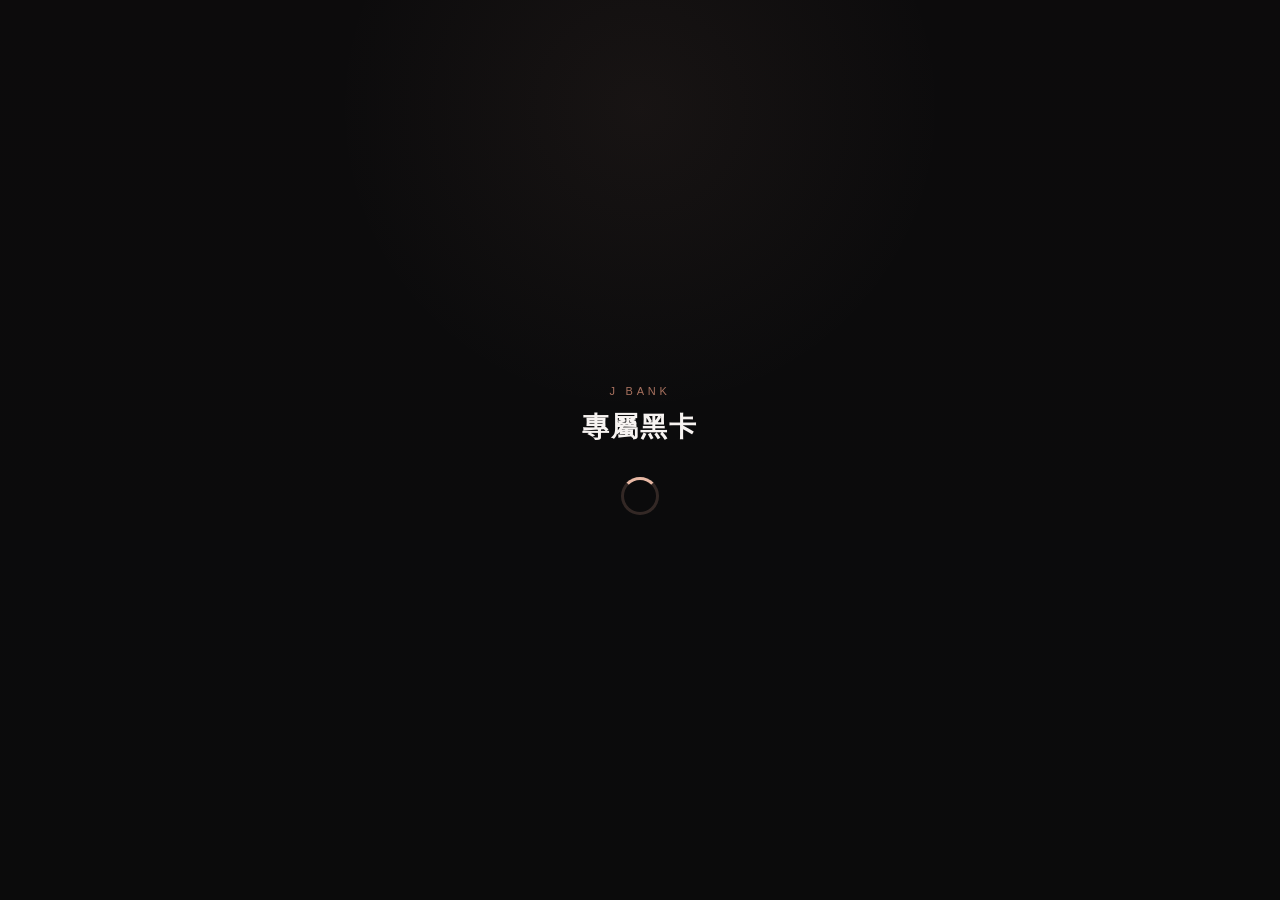
<file: index.html>
<!DOCTYPE html>
<html lang="zh-TW">
<head>
  <meta charset="UTF-8" />
  <meta name="viewport" content="width=device-width, initial-scale=1.0, viewport-fit=cover" />
  <meta name="apple-mobile-web-app-capable" content="yes" />
  <meta name="apple-mobile-web-app-status-bar-style" content="black-translucent" />
  <meta name="apple-mobile-web-app-title" content="J Bank" />
  <meta name="theme-color" content="#050505" />
  <title>J Bank</title>
  <link rel="icon" type="image/png" sizes="512x512" href="icons/icon-j-512.png" />
  <link rel="icon" type="image/png" sizes="180x180" href="icons/icon-j-180.png" />
  <link rel="apple-touch-icon" href="icons/icon-j-180.png" />
  <link rel="manifest" href="manifest.json" />
  <link rel="preconnect" href="https://fonts.googleapis.com" />
  <link rel="preconnect" href="https://fonts.gstatic.com" crossorigin />
  <link rel="stylesheet" href="https://fonts.googleapis.com/css2?family=Material+Symbols+Outlined:opsz,wght,FILL,GRAD@24,300,0,0" />
  <link rel="stylesheet" href="style.css" />
</head>
<body>
  <div id="app-shell">
    <div id="page-container"></div>
    <nav id="bottom-nav" class="hidden"></nav>
  </div>

  <div id="modal-overlay" class="hidden">
    <div id="modal-box"></div>
  </div>

  <div id="toast-container"></div>

  <script src="data.js"></script>
  <script src="app.js"></script>
</body>
</html>
</file>
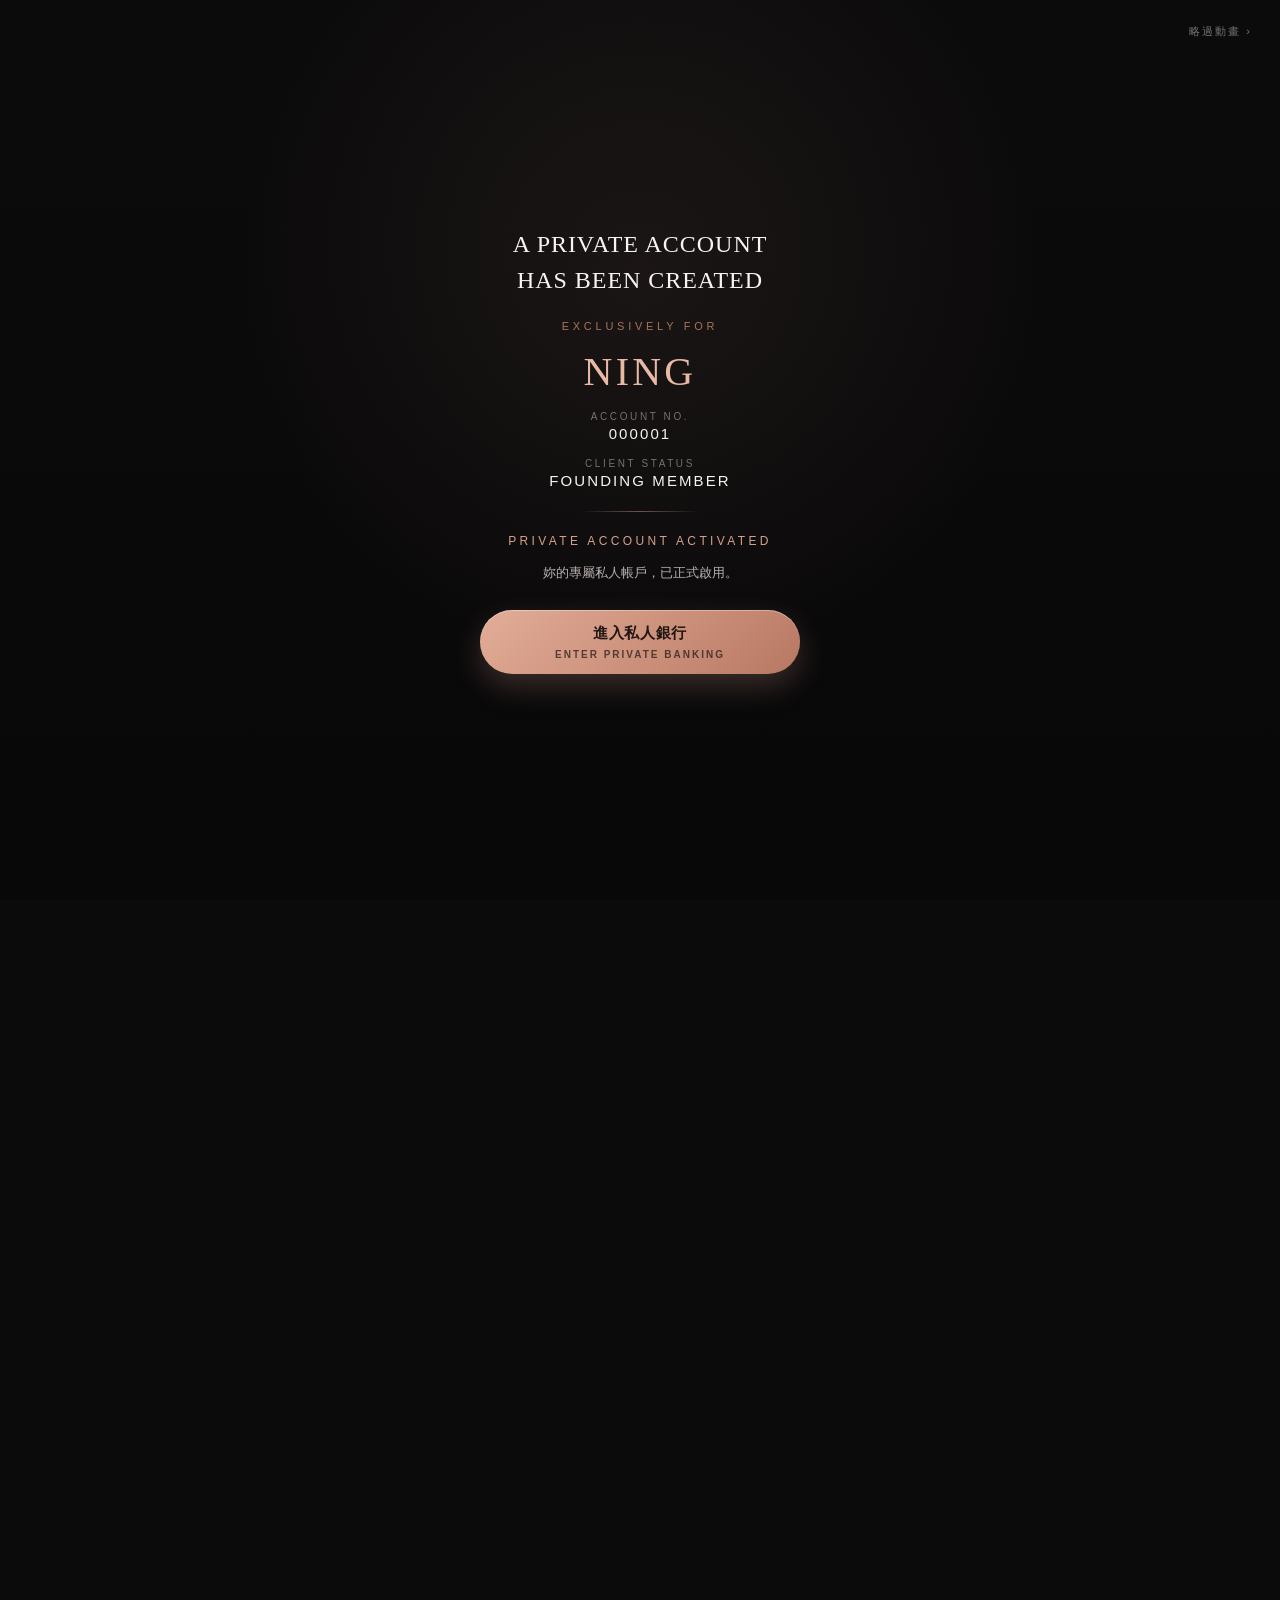
<file: birthday.html>
<!DOCTYPE html>
<html lang="zh-TW">
<head>
  <meta charset="UTF-8" />
  <meta name="viewport" content="width=device-width, initial-scale=1.0, viewport-fit=cover" />
  <title>Private Account Activation</title>
  <meta name="description" content="An exclusive private banking experience created for one person." />
  <meta name="robots" content="noindex, nofollow" />
  <meta name="theme-color" content="#0B0B0C" />
  <meta name="apple-mobile-web-app-capable" content="yes" />
  <meta name="apple-mobile-web-app-status-bar-style" content="black-translucent" />

  <!-- Open Graph（低調，不含私人資訊）-->
  <meta property="og:title" content="Private Account Activation" />
  <meta property="og:description" content="An exclusive private banking experience created for one person." />
  <meta property="og:type" content="website" />
  <meta property="og:image" content="icons/icon-j-512.png" />

  <link rel="icon" type="image/png" sizes="512x512" href="icons/icon-j-512.png" />
  <link rel="apple-touch-icon" href="icons/icon-j-180.png" />
  <link rel="stylesheet" href="birthday.css" />
</head>
<body class="pb-lock">

  <!-- 音效開關（低調，載入主內容後才出現）-->
  <button class="pb-sound" id="pb-sound" aria-label="開啟音效"></button>

  <!-- ═══ 開場 Overlay：Section 01 驗證 + Section 02 帳戶啟用 ═══ -->
  <div id="pb-overlay">
    <button class="pb-skip" type="button">略過動畫 ›</button>

    <!-- Section 01a：驗證中 -->
    <div class="pb-stage" id="pb-stage-verify">
      <div class="pb-verify-title">PRIVATE CLIENT ACCESS</div>
      <div class="pb-verify-sub">Verifying account credentials…</div>
      <div class="pb-progress" aria-hidden="true"></div>
      <div class="pb-pct" id="pb-pct">0%</div>
    </div>

    <!-- Section 01b：驗證通過 -->
    <div class="pb-stage" id="pb-stage-verified">
      <div class="pb-verified-mark" aria-hidden="true">
        <svg viewBox="0 0 24 24" width="26" height="26" fill="none" stroke="currentColor" stroke-width="1.4" stroke-linecap="round" stroke-linejoin="round"><path d="M20 6 9 17l-5-5"/></svg>
      </div>
      <div class="pb-verify-title">IDENTITY VERIFIED</div>
      <div class="pb-verify-sub">Exclusive access granted.</div>
    </div>

    <!-- Section 02：帳戶啟用 -->
    <div class="pb-stage" id="pb-stage-intro">
      <div class="pb-seq" id="pb-intro-seq">
        <div class="pb-intro-line">A PRIVATE ACCOUNT<br>HAS BEEN CREATED</div>
        <div class="pb-eyebrow" style="margin-top:6px;">EXCLUSIVELY FOR</div>
        <div class="pb-intro-name" id="pb-intro-name">—</div>
        <div class="pb-kv"><span class="k">Account No.</span><span class="v" id="pb-intro-acc">000001</span></div>
        <div class="pb-kv"><span class="k">Client Status</span><span class="v" id="pb-intro-status">FOUNDING MEMBER</span></div>
        <hr class="pb-hairline" style="width:120px;margin:6px auto;">
        <div class="pb-intro-activated">PRIVATE ACCOUNT ACTIVATED</div>
        <div class="pb-intro-activated-cn">妳的專屬私人帳戶，已正式啟用。</div>
        <div style="width:min(320px,80vw);margin-top:12px;">
          <button class="pb-btn" id="pb-enter"><span>進入私人銀行</span><span class="sub">ENTER PRIVATE BANKING</span></button>
        </div>
      </div>
    </div>
  </div>

  <!-- ═══ 主內容（JS 由 PRIVATE_BANK 產生）═══ -->
  <main id="pb-main"></main>

  <!-- 圖片放大 Lightbox -->
  <div id="pb-lightbox" aria-hidden="true">
    <button class="close" aria-label="關閉">×</button>
    <img alt="" />
  </div>

  <script src="birthday-data.js"></script>
  <script>
    // 把資料檔中的名字/帳號帶進開場動畫（其餘由 birthday.js 產生）
    (function () {
      try {
        var d = window.PRIVATE_BANK || {};
        var n = document.getElementById('pb-intro-name'); if (n) n.textContent = d.girlfriendFirstName || '';
        var a = document.getElementById('pb-intro-acc'); if (a) a.textContent = d.accountNumber || '';
        var s = document.getElementById('pb-intro-status'); if (s) s.textContent = d.clientStatus || '';
      } catch (e) {}
    })();
  </script>
  <script src="birthday.js"></script>
</body>
</html>
</file>
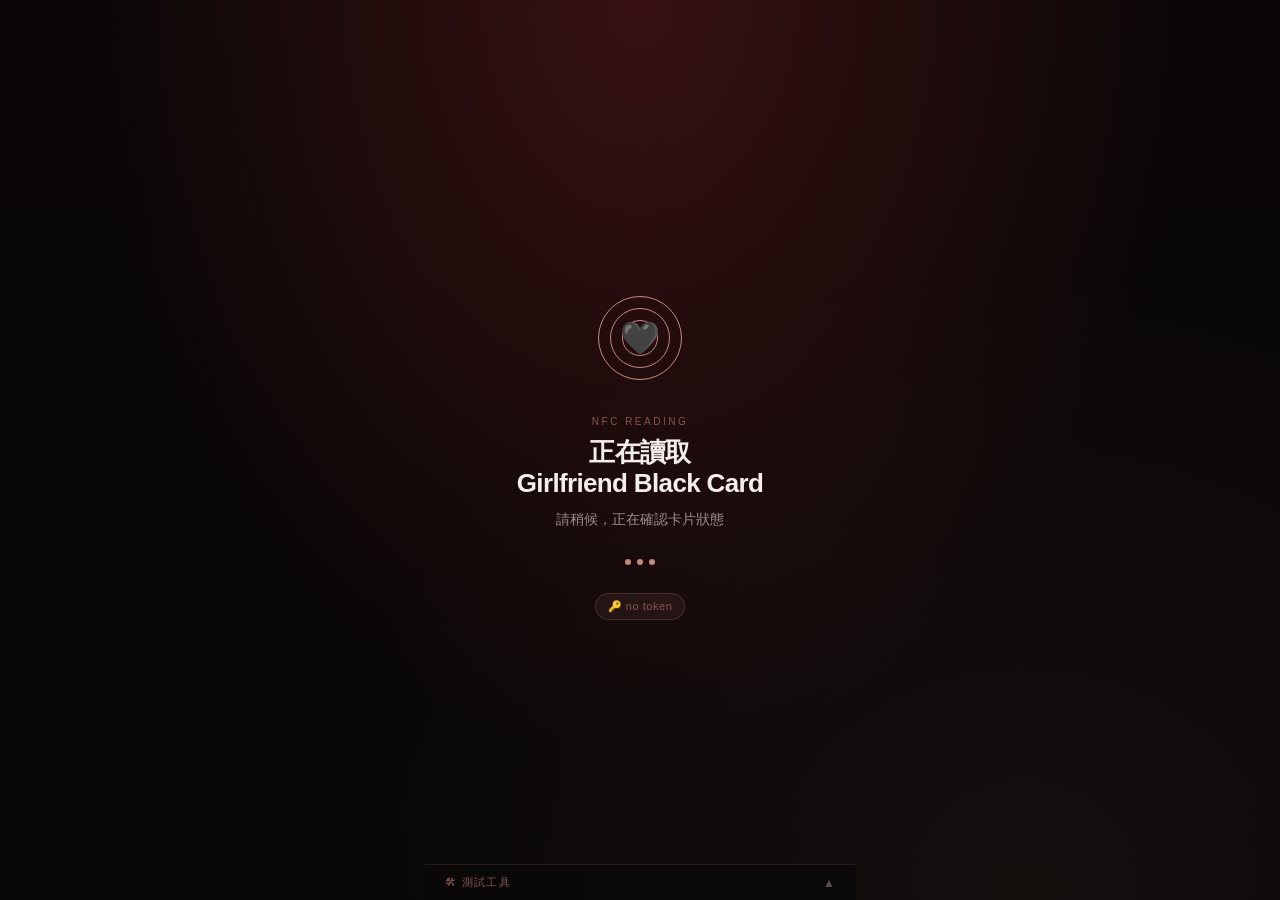
<file: tap.html>
<!DOCTYPE html>
<html lang="zh-TW">
<head>
<meta charset="UTF-8" />
<meta name="viewport" content="width=device-width, initial-scale=1.0, viewport-fit=cover" />
<meta name="apple-mobile-web-app-capable" content="yes" />
<meta name="apple-mobile-web-app-status-bar-style" content="black-translucent" />
<meta name="theme-color" content="#080606" />
<title>Girlfriend Black Card</title>
<style>
/* ── Reset ── */
*, *::before, *::after { box-sizing: border-box; margin: 0; padding: 0; }

:root {
  --bg:          #080606;
  --bg-card:     #160f0f;
  --bg-elevated: #1e1515;
  --rg:          #c4897e;
  --rg-light:    #e8c0ba;
  --rg-dim:      #8a5550;
  --rose:        #d4938a;
  --text:        #f5eeec;
  --text-sub:    #9e8f8d;
  --text-dim:    #5a4e4d;
  --border:      rgba(196,137,126,0.22);
  --border-faint:rgba(255,235,230,0.07);
  --success:     #6abf96;
  --danger:      #e06060;
  --r-sm: 10px; --r-md: 16px; --r-lg: 24px; --r-xl: 32px;
  --safe-top:    env(safe-area-inset-top, 0px);
  --safe-bottom: env(safe-area-inset-bottom, 0px);
}

html, body {
  height: 100%;
  background: var(--bg);
  color: var(--text);
  font-family: -apple-system, BlinkMacSystemFont, "SF Pro Display", "Segoe UI", sans-serif;
  -webkit-font-smoothing: antialiased;
  overflow: hidden;
}

/* ── Shell ── */
#shell {
  position: fixed;
  inset: 0;
  display: flex;
  flex-direction: column;
  align-items: center;
  background:
    radial-gradient(ellipse at 50% 0%,   rgba(110,30,30,0.45) 0%, transparent 60%),
    radial-gradient(ellipse at 80% 100%, rgba(196,137,126,0.07) 0%, transparent 50%),
    linear-gradient(180deg, #0b0707 0%, #080606 100%);
}

#main {
  flex: 1;
  width: 100%;
  max-width: 430px;
  overflow-y: auto;
  overflow-x: hidden;
  -webkit-overflow-scrolling: touch;
  padding-top: var(--safe-top);
}

#main::-webkit-scrollbar { display: none; }

/* ── Screens ── */
.screen { display: none; animation: fadeUp 0.35s ease; }
.screen.active { display: block; }

@keyframes fadeUp {
  from { opacity: 0; transform: translateY(10px); }
  to   { opacity: 1; transform: translateY(0); }
}

/* ── Centered full-height layout ── */
.full-center {
  min-height: 100dvh;
  display: flex;
  flex-direction: column;
  align-items: center;
  justify-content: center;
  padding: 48px 28px 40px;
  text-align: center;
  gap: 28px;
}

.page-pad {
  padding: 28px 20px 80px;
  display: flex;
  flex-direction: column;
  gap: 20px;
}

/* ── Typography ── */
.eyebrow {
  font-size: 10px;
  letter-spacing: 0.25em;
  color: var(--rg-dim);
  text-transform: uppercase;
}

.big-title {
  font-size: 26px;
  font-weight: 700;
  letter-spacing: -0.025em;
  line-height: 1.2;
}

.sub {
  font-size: 14px;
  color: var(--text-sub);
  line-height: 1.65;
}

.gold { color: var(--rg); }
.dim  { color: var(--text-dim); }

/* ── Buttons ── */
.btn {
  display: flex;
  align-items: center;
  justify-content: center;
  gap: 8px;
  width: 100%;
  padding: 15px 24px;
  border: none;
  border-radius: var(--r-md);
  font-size: 15px;
  font-weight: 600;
  cursor: pointer;
  letter-spacing: 0.01em;
  transition: transform 0.1s, box-shadow 0.2s;
  -webkit-tap-highlight-color: transparent;
  font-family: inherit;
}
.btn:active { transform: scale(0.97); opacity: 0.9; }

.btn-primary {
  background: linear-gradient(135deg, #9e6058 0%, #dca89e 50%, #9e6058 100%);
  color: #1a0808;
  box-shadow: 0 4px 24px rgba(196,137,126,0.35);
}
.btn-primary:hover { box-shadow: 0 6px 32px rgba(196,137,126,0.5); }

.btn-outline {
  background: transparent;
  border: 1px solid var(--border);
  color: var(--rg);
}

.btn-ghost {
  background: rgba(255,255,255,0.05);
  color: var(--text-sub);
}

.btn-danger {
  background: linear-gradient(135deg, #7a2020 0%, #e06060 100%);
  color: #fff;
}

.btn-sm {
  width: auto;
  padding: 9px 16px;
  font-size: 13px;
  border-radius: var(--r-sm);
}

/* ── Card ── */
.glass-card {
  background: var(--bg-card);
  border: 1px solid var(--border-faint);
  border-radius: var(--r-lg);
  padding: 20px;
}

/* ── Black Card Component ── */
.black-card {
  position: relative;
  width: 100%;
  max-width: 340px;
  aspect-ratio: 1.586;
  border-radius: 18px;
  background: linear-gradient(135deg, #1a1212 0%, #0d0909 40%, #1c1012 70%, #110810 100%);
  border: 1px solid rgba(196,137,126,0.35);
  box-shadow:
    0 0 0 1px rgba(196,137,126,0.1) inset,
    0 20px 60px rgba(0,0,0,0.8),
    0 0 40px rgba(196,137,126,0.08);
  overflow: hidden;
  margin: 0 auto;
  animation: cardFloat 4s ease-in-out infinite;
  cursor: default;
}

@keyframes cardFloat {
  0%, 100% { transform: translateY(0) rotate(-0.5deg); }
  50%       { transform: translateY(-6px) rotate(0.5deg); }
}

.black-card::before {
  content: '';
  position: absolute;
  inset: 0;
  background: linear-gradient(135deg,
    rgba(196,137,126,0.18) 0%, transparent 40%,
    transparent 60%, rgba(196,137,126,0.08) 100%);
  border-radius: inherit;
}

.black-card::after {
  content: '';
  position: absolute;
  top: -50%; left: -50%;
  width: 200%; height: 200%;
  background: conic-gradient(from 0deg at 30% 30%,
    transparent 0deg, rgba(196,137,126,0.06) 60deg, transparent 120deg);
  animation: shimmer 6s linear infinite;
}

@keyframes shimmer {
  from { transform: rotate(0deg); }
  to   { transform: rotate(360deg); }
}

.bc-logo {
  position: absolute;
  top: 16px; left: 18px;
  font-size: 10px;
  letter-spacing: 0.2em;
  color: var(--rg);
  font-weight: 700;
  text-transform: uppercase;
  opacity: 0.9;
  z-index: 1;
}

.bc-brand {
  position: absolute;
  top: 14px; right: 16px;
  font-size: 20px;
  opacity: 0.5;
  z-index: 1;
}

.bc-chip {
  position: absolute;
  top: 46px; left: 18px;
  width: 32px; height: 24px;
  background: linear-gradient(135deg, #c4897e 0%, #8a5550 100%);
  border-radius: 4px;
  opacity: 0.8;
  z-index: 1;
}
.bc-chip::after {
  content: '';
  position: absolute;
  inset: 3px;
  border: 1px solid rgba(0,0,0,0.3);
  border-radius: 2px;
}

.bc-nfc {
  position: absolute;
  top: 49px; left: 58px;
  color: var(--rg-dim);
  opacity: 0.6;
  z-index: 1;
}

.bc-number {
  position: absolute;
  bottom: 48px; left: 18px; right: 18px;
  font-size: 13px;
  letter-spacing: 0.28em;
  color: rgba(245,238,236,0.85);
  font-variant-numeric: tabular-nums;
  font-weight: 300;
  z-index: 1;
}

.bc-footer {
  position: absolute;
  bottom: 16px; left: 18px; right: 18px;
  display: flex;
  justify-content: space-between;
  align-items: flex-end;
  z-index: 1;
}

.bc-label {
  font-size: 7px;
  letter-spacing: 0.15em;
  color: var(--rg-dim);
  text-transform: uppercase;
  margin-bottom: 2px;
}

.bc-value {
  font-size: 11px;
  letter-spacing: 0.12em;
  color: var(--text);
  font-weight: 500;
  text-transform: uppercase;
}

/* ── NFC Animations ── */
.nfc-rings {
  position: relative;
  width: 100px; height: 100px;
  display: flex;
  align-items: center;
  justify-content: center;
}

.nfc-ring {
  position: absolute;
  border-radius: 50%;
  border: 1.5px solid var(--rg);
  animation: nfc-pulse 2s ease-out infinite;
}
.nfc-ring:nth-child(1) { width: 36px; height: 36px; animation-delay: 0s; }
.nfc-ring:nth-child(2) { width: 60px; height: 60px; animation-delay: 0.3s; }
.nfc-ring:nth-child(3) { width: 84px; height: 84px; animation-delay: 0.6s; }

@keyframes nfc-pulse {
  0%   { opacity: 0.9; transform: scale(0.8); }
  100% { opacity: 0; transform: scale(1.2); }
}

.nfc-center { font-size: 32px; position: relative; z-index: 1; }

.dots { display: flex; gap: 6px; justify-content: center; }
.dots span {
  width: 6px; height: 6px;
  background: var(--rg);
  border-radius: 50%;
  animation: dot 1.2s ease-in-out infinite;
}
.dots span:nth-child(2) { animation-delay: 0.2s; }
.dots span:nth-child(3) { animation-delay: 0.4s; }

@keyframes dot {
  0%, 80%, 100% { transform: scale(0.7); opacity: 0.4; }
  40%           { transform: scale(1);   opacity: 1; }
}

/* ── Success icon ── */
.success-ring {
  width: 80px; height: 80px;
  border-radius: 50%;
  border: 2px solid var(--success);
  background: linear-gradient(135deg, rgba(106,191,150,0.15) 0%, rgba(106,191,150,0.05) 100%);
  display: flex;
  align-items: center;
  justify-content: center;
  font-size: 34px;
  animation: pop 0.5s cubic-bezier(0.34,1.56,0.64,1);
}

.success-ring.rg {
  border-color: var(--rg);
  background: linear-gradient(135deg, rgba(196,137,126,0.18) 0%, rgba(196,137,126,0.06) 100%);
}

@keyframes pop {
  from { transform: scale(0); opacity: 0; }
  to   { transform: scale(1); opacity: 1; }
}

/* ── Balance Card ── */
.balance-card {
  background: linear-gradient(135deg, #160f10 0%, #1e1416 50%, #160f12 100%);
  border: 1px solid var(--border);
  border-radius: var(--r-xl);
  padding: 22px 24px;
  position: relative;
  overflow: hidden;
  box-shadow: 0 8px 40px rgba(0,0,0,0.4), 0 0 0 1px rgba(196,137,126,0.06) inset;
}

.balance-card::before {
  content: '';
  position: absolute;
  top: -40px; right: -40px;
  width: 120px; height: 120px;
  border-radius: 50%;
  background: radial-gradient(circle, rgba(196,137,126,0.12) 0%, transparent 70%);
}

.bal-label { font-size: 11px; color: var(--rg-dim); letter-spacing: 0.15em; text-transform: uppercase; margin-bottom: 6px; }
.bal-amount { font-size: 36px; font-weight: 700; letter-spacing: -0.03em; }
.bal-curr   { font-size: 18px; font-weight: 400; color: var(--rg); margin-right: 4px; }
.bal-meta   { display: flex; gap: 20px; margin-top: 16px; padding-top: 16px; border-top: 1px solid var(--border-faint); }
.bal-meta-item { flex: 1; }
.bal-meta-label { font-size: 10px; color: var(--text-dim); margin-bottom: 3px; }
.bal-meta-value { font-size: 13px; color: var(--text-sub); font-weight: 500; }

/* ── Quick actions ── */
.actions-grid { display: grid; grid-template-columns: 1fr 1fr; gap: 10px; }

.action-card {
  background: var(--bg-card);
  border: 1px solid var(--border-faint);
  border-radius: var(--r-md);
  padding: 16px;
  display: flex;
  flex-direction: column;
  align-items: flex-start;
  gap: 6px;
  cursor: pointer;
  transition: border-color 0.2s, transform 0.12s;
  -webkit-tap-highlight-color: transparent;
}
.action-card:active { transform: scale(0.96); }
.action-card:hover  { border-color: var(--border); }
.action-card .ac-icon  { font-size: 22px; }
.action-card .ac-label { font-size: 13px; font-weight: 500; }

/* ── Product cards ── */
.product-card {
  background: var(--bg-card);
  border: 1px solid var(--border-faint);
  border-radius: var(--r-lg);
  padding: 16px;
  display: flex;
  align-items: center;
  gap: 14px;
  transition: border-color 0.2s;
}
.product-card:hover { border-color: var(--border); }
.pc-left { flex: 1; min-width: 0; }
.pc-title { font-size: 15px; font-weight: 600; margin-bottom: 3px; }
.pc-desc  { font-size: 12px; color: var(--text-sub); }
.pc-price { font-size: 15px; font-weight: 700; color: var(--rg); white-space: nowrap; margin-right: 12px; }

/* ── Pending summary ── */
.pending-box {
  background: linear-gradient(135deg, rgba(196,137,126,0.1) 0%, rgba(196,137,126,0.04) 100%);
  border: 1px solid rgba(196,137,126,0.25);
  border-radius: var(--r-lg);
  padding: 18px 20px;
}

.pb-row {
  display: flex;
  justify-content: space-between;
  align-items: center;
  padding: 8px 0;
  border-bottom: 1px solid var(--border-faint);
}
.pb-row:last-child { border-bottom: none; padding-bottom: 0; }
.pb-label { font-size: 12px; color: var(--text-dim); }
.pb-value { font-size: 14px; font-weight: 600; }

/* ── Transaction item ── */
.txn-item {
  display: flex;
  align-items: center;
  gap: 12px;
  padding: 13px 0;
  border-bottom: 1px solid var(--border-faint);
}
.txn-item:last-child { border-bottom: none; }
.txn-dot {
  width: 36px; height: 36px;
  border-radius: 50%;
  background: rgba(196,137,126,0.12);
  display: flex; align-items: center; justify-content: center;
  font-size: 15px; flex-shrink: 0;
}
.txn-info   { flex: 1; min-width: 0; }
.txn-title  { font-size: 14px; font-weight: 500; white-space: nowrap; overflow: hidden; text-overflow: ellipsis; }
.txn-time   { font-size: 11px; color: var(--text-dim); margin-top: 1px; }
.txn-amount { font-size: 15px; font-weight: 600; white-space: nowrap; }
.txn-amount.neg { color: var(--text); }
.txn-amount.pos { color: var(--success); }

/* ── Token chip ── */
.token-chip {
  display: inline-flex;
  align-items: center;
  gap: 6px;
  padding: 6px 12px;
  background: rgba(196,137,126,0.08);
  border: 1px solid var(--border);
  border-radius: 20px;
  font-size: 11px;
  color: var(--rg-dim);
  letter-spacing: 0.05em;
}

/* ── Section header ── */
.sec-header {
  display: flex;
  justify-content: space-between;
  align-items: center;
  margin-bottom: 12px;
}
.sec-title { font-size: 11px; font-weight: 600; letter-spacing: 0.1em; text-transform: uppercase; color: var(--text-sub); }
.sec-link  { font-size: 12px; color: var(--rg-dim); cursor: pointer; }

/* ── Dev tools ── */
#dev-bar {
  width: 100%;
  max-width: 430px;
  background: rgba(10,8,8,0.95);
  border-top: 1px solid rgba(196,137,126,0.15);
  padding-bottom: var(--safe-bottom);
  flex-shrink: 0;
}

#dev-toggle {
  width: 100%;
  padding: 10px 20px;
  display: flex;
  align-items: center;
  justify-content: space-between;
  cursor: pointer;
  -webkit-tap-highlight-color: transparent;
}
#dev-toggle-label { font-size: 11px; letter-spacing: 0.12em; color: var(--rg-dim); text-transform: uppercase; }
#dev-toggle-arrow { font-size: 12px; color: var(--text-dim); transition: transform 0.2s; }
#dev-toggle-arrow.open { transform: rotate(180deg); }

#dev-panel {
  display: none;
  padding: 4px 16px 16px;
}
#dev-panel.open { display: block; }

.dev-row { display: flex; gap: 8px; flex-wrap: wrap; margin-bottom: 8px; }

.dev-btn {
  flex: 1;
  min-width: 0;
  padding: 8px 12px;
  background: rgba(196,137,126,0.08);
  border: 1px solid var(--border);
  border-radius: var(--r-sm);
  color: var(--rg);
  font-size: 12px;
  font-weight: 500;
  cursor: pointer;
  font-family: inherit;
  -webkit-tap-highlight-color: transparent;
  text-align: center;
  transition: background 0.15s;
}
.dev-btn:active { background: rgba(196,137,126,0.18); }
.dev-btn.red { color: #e06060; border-color: rgba(224,96,96,0.3); background: rgba(224,96,96,0.06); }

#dev-state {
  margin-top: 10px;
  background: rgba(0,0,0,0.4);
  border: 1px solid var(--border-faint);
  border-radius: var(--r-sm);
  padding: 12px;
  font-size: 11px;
  color: var(--text-dim);
  font-family: "SF Mono", "Menlo", monospace;
  line-height: 1.7;
  word-break: break-all;
  display: none;
}
#dev-state.open { display: block; }

/* ── Misc ── */
.divider { height: 1px; background: var(--border-faint); margin: 4px 0; }

.info-row {
  display: flex;
  justify-content: space-between;
  padding: 12px 0;
  border-bottom: 1px solid var(--border-faint);
  font-size: 13px;
}
.info-row:last-child { border-bottom: none; }
.info-row-label { color: var(--text-dim); }
.info-row-value { font-weight: 500; color: var(--text); text-align: right; }
.info-row-value.green { color: var(--success); }

.back-btn {
  display: inline-flex;
  align-items: center;
  gap: 6px;
  color: var(--rg-dim);
  font-size: 14px;
  cursor: pointer;
  padding: 8px 0;
  -webkit-tap-highlight-color: transparent;
}
.back-btn:active { opacity: 0.7; }

/* ── Simulate tap button ── */
.sim-tap-btn {
  display: flex;
  align-items: center;
  justify-content: center;
  gap: 10px;
  width: 100%;
  padding: 16px;
  background: rgba(196,137,126,0.06);
  border: 1.5px dashed rgba(196,137,126,0.3);
  border-radius: var(--r-md);
  color: var(--rg-dim);
  font-size: 13px;
  font-weight: 500;
  cursor: pointer;
  font-family: inherit;
  -webkit-tap-highlight-color: transparent;
  transition: background 0.2s;
}
.sim-tap-btn:hover  { background: rgba(196,137,126,0.1); }
.sim-tap-btn:active { background: rgba(196,137,126,0.15); }

.sim-hint {
  font-size: 11px;
  color: var(--text-dim);
  text-align: center;
  line-height: 1.5;
}

/* ── Insufficient balance ── */
.insufficient-icon {
  width: 80px; height: 80px;
  border-radius: 50%;
  border: 2px solid var(--danger);
  background: linear-gradient(135deg, rgba(224,96,96,0.15) 0%, rgba(224,96,96,0.05) 100%);
  display: flex;
  align-items: center;
  justify-content: center;
  font-size: 34px;
  animation: pop 0.5s cubic-bezier(0.34,1.56,0.64,1);
}
</style>
</head>
<body>

<div id="shell">
  <div id="main">

    <!-- ── Screen 1: Loading ── -->
    <div id="screen-loading" class="screen">
      <div class="full-center">
        <div class="nfc-rings">
          <div class="nfc-ring"></div>
          <div class="nfc-ring"></div>
          <div class="nfc-ring"></div>
          <div class="nfc-center">🖤</div>
        </div>
        <div>
          <div class="eyebrow" style="margin-bottom:10px;">NFC Reading</div>
          <div class="big-title">正在讀取<br/>Girlfriend Black Card</div>
          <div class="sub" style="margin-top:8px;">請稍候，正在確認卡片狀態</div>
        </div>
        <div class="dots"><span></span><span></span><span></span></div>
        <div class="token-chip" id="loading-token">🔑 讀取中…</div>
      </div>
    </div>

    <!-- ── Screen 2: Activate (Inactive, no pending) ── -->
    <div id="screen-activate" class="screen">
      <div class="full-center">
        <div>
          <div class="eyebrow" style="margin-bottom:10px;">First Time Setup</div>
          <div class="big-title">歡迎開通<br/>Girlfriend Black Card</div>
          <div class="sub" style="margin-top:10px;">這張卡將綁定妳的專屬權益、<br/>每日福利與交易紀錄。</div>
        </div>

        <div class="black-card" style="max-width:300px;animation:none;transform:none;">
          <div class="bc-logo">Girlfriend Black Card</div>
          <div class="bc-brand">♠</div>
          <div class="bc-chip"></div>
          <div class="bc-nfc">
            <svg width="16" height="16" viewBox="0 0 24 24" fill="none" stroke="currentColor" stroke-width="1.5">
              <path d="M20 12a8 8 0 0 1-8 8 8 8 0 0 1-8-8 8 8 0 0 1 8-8"/>
              <path d="M16 12a4 4 0 0 1-4 4 4 4 0 0 1-4-4 4 4 0 0 1 4-4"/>
              <circle cx="12" cy="12" r="1"/>
            </svg>
          </div>
          <div class="bc-number">0520  1314  0001</div>
          <div class="bc-footer">
            <div>
              <div class="bc-label">Card Holder</div>
              <div class="bc-value">ARIEL</div>
            </div>
            <div style="text-align:right;">
              <div class="bc-label">Valid Thru</div>
              <div class="bc-value">FOREVER</div>
            </div>
          </div>
        </div>

        <div style="width:100%;display:flex;flex-direction:column;gap:10px;">
          <button class="btn btn-primary" onclick="startActivate()">💳 開始開卡</button>
          <div class="token-chip" id="activate-token" style="align-self:center;">🔑 …</div>
        </div>
      </div>
    </div>

    <!-- ── Screen 3: Waiting for tap (activate) ── -->
    <div id="screen-wait-activate" class="screen">
      <div class="full-center">
        <div class="nfc-rings">
          <div class="nfc-ring"></div>
          <div class="nfc-ring"></div>
          <div class="nfc-ring"></div>
          <div class="nfc-center">📱</div>
        </div>
        <div>
          <div class="eyebrow" style="margin-bottom:10px;">等待感應</div>
          <div class="big-title" style="font-size:22px;">請再次感應<br/>Girlfriend Black Card</div>
          <div class="sub" style="margin-top:10px;">完成專屬黑卡開卡</div>
        </div>
        <div class="pending-box" style="width:100%;">
          <div class="pb-row">
            <span class="pb-label">動作</span>
            <span class="pb-value gold">開卡</span>
          </div>
          <div class="pb-row">
            <span class="pb-label">卡號</span>
            <span class="pb-value" style="font-size:12px;letter-spacing:0.1em;">0520 1314 0001</span>
          </div>
        </div>
        <button class="sim-tap-btn" onclick="simulateTap()">
          <span>📱</span>
          <span>模擬感應（測試用）</span>
        </button>
        <div class="sim-hint">實際使用時請拿卡片靠近 iPhone 頂部感應</div>
      </div>
    </div>

    <!-- ── Screen 4: Activate Success ── -->
    <div id="screen-activate-success" class="screen">
      <div class="full-center">
        <div class="success-ring rg">🖤</div>
        <div>
          <div class="big-title">開卡成功</div>
          <div class="sub" style="margin-top:10px;">
            妳的 Girlfriend Black Card 已啟用。<br/>
            從現在開始，妳可以刷卡兌換專屬權益。
          </div>
        </div>
        <div style="width:100%;display:flex;flex-direction:column;gap:10px;">
          <button class="btn btn-primary" onclick="showApp()">進入黑卡 App →</button>
        </div>
      </div>
    </div>

    <!-- ── Screen 5: App Home ── -->
    <div id="screen-app" class="screen">
      <div class="page-pad">
        <div>
          <div class="eyebrow" style="margin-bottom:4px;">Girlfriend Black Card</div>
          <div style="font-size:26px;font-weight:700;letter-spacing:-0.02em;margin-bottom:4px;">Hi, Ariel 👋</div>
          <div class="sub">妳的黑卡今天也準備好被寵愛了。</div>
        </div>

        <div class="balance-card">
          <div class="bal-label">可用餘額</div>
          <div class="bal-amount">
            <span class="bal-curr">NT$</span><span id="app-balance">5,200</span>
          </div>
          <div class="bal-meta">
            <div class="bal-meta-item">
              <div class="bal-meta-label">本月寵愛額度</div>
              <div class="bal-meta-value">NT$ 13,140</div>
            </div>
            <div class="bal-meta-item">
              <div class="bal-meta-label">今日福利</div>
              <div class="bal-meta-value">1 項</div>
            </div>
          </div>
        </div>

        <div class="black-card">
          <div class="bc-logo">Girlfriend Black Card</div>
          <div class="bc-brand">♠</div>
          <div class="bc-chip"></div>
          <div class="bc-nfc">
            <svg width="16" height="16" viewBox="0 0 24 24" fill="none" stroke="currentColor" stroke-width="1.5">
              <path d="M20 12a8 8 0 0 1-8 8 8 8 0 0 1-8-8 8 8 0 0 1 8-8"/>
              <path d="M16 12a4 4 0 0 1-4 4 4 4 0 0 1-4-4 4 4 0 0 1 4-4"/>
              <circle cx="12" cy="12" r="1"/>
            </svg>
          </div>
          <div class="bc-number">0520  1314  0001</div>
          <div class="bc-footer">
            <div>
              <div class="bc-label">Card Holder</div>
              <div class="bc-value">ARIEL</div>
            </div>
            <div style="text-align:right;">
              <div class="bc-label">Valid Thru</div>
              <div class="bc-value">FOREVER</div>
            </div>
          </div>
        </div>

        <div class="actions-grid">
          <div class="action-card" onclick="showProducts()">
            <span class="ac-icon">🎁</span>
            <span class="ac-label">兌換商品</span>
          </div>
          <div class="action-card" onclick="showTransactions()">
            <span class="ac-icon">📋</span>
            <span class="ac-label">交易紀錄</span>
          </div>
        </div>

        <div>
          <div class="sec-header">
            <div class="sec-title">最近交易</div>
            <div class="sec-link" onclick="showTransactions()">查看全部</div>
          </div>
          <div class="glass-card" id="app-recent-txns">
            <div class="dim" style="font-size:14px;text-align:center;padding:12px 0;">尚無交易紀錄</div>
          </div>
        </div>

        <button class="btn btn-ghost" onclick="resetState()" style="margin-top:4px;">🔄 重置測試狀態</button>
      </div>
    </div>

    <!-- ── Screen 6: Products ── -->
    <div id="screen-products" class="screen">
      <div class="page-pad">
        <div class="back-btn" onclick="showApp()">← 回到首頁</div>
        <div>
          <div class="eyebrow" style="margin-bottom:6px;">Redeem</div>
          <div style="font-size:22px;font-weight:700;letter-spacing:-0.02em;">兌換商品</div>
          <div class="sub" style="margin-top:4px;">選擇妳今天想要的寵愛</div>
        </div>
        <div id="products-list" style="display:flex;flex-direction:column;gap:12px;"></div>
      </div>
    </div>

    <!-- ── Screen 7: Waiting for tap (redeem) ── -->
    <div id="screen-wait-redeem" class="screen">
      <div class="full-center">
        <div class="nfc-rings">
          <div class="nfc-ring"></div>
          <div class="nfc-ring"></div>
          <div class="nfc-ring"></div>
          <div class="nfc-center">💳</div>
        </div>
        <div>
          <div class="eyebrow" style="margin-bottom:10px;">等待感應</div>
          <div class="big-title" style="font-size:22px;">請感應<br/>Girlfriend Black Card<br/>完成扣款</div>
        </div>
        <div class="pending-box" style="width:100%;" id="redeem-pending-box">
          <div class="pb-row">
            <span class="pb-label">兌換項目</span>
            <span class="pb-value" id="pending-product-name">—</span>
          </div>
          <div class="pb-row">
            <span class="pb-label">扣除額度</span>
            <span class="pb-value gold" id="pending-product-price">NT$ —</span>
          </div>
        </div>
        <button class="sim-tap-btn" onclick="simulateTap()">
          <span>📱</span>
          <span>模擬感應（測試用）</span>
        </button>
        <div class="sim-hint">實際使用時請拿卡片靠近 iPhone 頂部感應</div>
        <button class="btn btn-ghost btn-sm" onclick="cancelRedeem()">取消兌換</button>
      </div>
    </div>

    <!-- ── Screen 8: Redeem Success ── -->
    <div id="screen-redeem-success" class="screen">
      <div class="full-center">
        <div class="success-ring">✓</div>
        <div>
          <div class="big-title">扣款完成</div>
          <div class="sub" id="redeem-success-desc" style="margin-top:10px;">已成功兌換</div>
        </div>
        <div class="glass-card" style="width:100%;" id="redeem-success-detail">
          <div class="info-row">
            <span class="info-row-label">已扣除</span>
            <span class="info-row-value" id="rs-deducted">NT$ —</span>
          </div>
          <div class="info-row">
            <span class="info-row-label">剩餘餘額</span>
            <span class="info-row-value gold" id="rs-remaining">NT$ —</span>
          </div>
        </div>
        <div style="width:100%;display:flex;flex-direction:column;gap:10px;">
          <button class="btn btn-primary" onclick="showApp()">回到 App 首頁</button>
          <button class="btn btn-outline" onclick="showTransactions()">查看交易紀錄</button>
        </div>
      </div>
    </div>

    <!-- ── Screen 9: Insufficient ── -->
    <div id="screen-insufficient" class="screen">
      <div class="full-center">
        <div class="insufficient-icon">⚠️</div>
        <div>
          <div class="big-title">額度不足</div>
          <div class="sub" style="margin-top:10px;">無法完成此次兌換<br/>請聯絡男友替妳加值</div>
        </div>
        <div class="glass-card" style="width:100%;" id="insufficient-detail">
          <div class="info-row">
            <span class="info-row-label">目前餘額</span>
            <span class="info-row-value" id="insuf-balance">NT$ —</span>
          </div>
          <div class="info-row">
            <span class="info-row-label">所需額度</span>
            <span class="info-row-value" id="insuf-needed" style="color:var(--danger);">NT$ —</span>
          </div>
          <div class="info-row">
            <span class="info-row-label">差額</span>
            <span class="info-row-value" id="insuf-diff" style="color:var(--danger);">NT$ —</span>
          </div>
        </div>
        <div style="width:100%;display:flex;flex-direction:column;gap:10px;">
          <button class="btn btn-primary" onclick="showApp()">回到 App 首頁</button>
        </div>
      </div>
    </div>

    <!-- ── Screen 10: Transactions ── -->
    <div id="screen-transactions" class="screen">
      <div class="page-pad">
        <div class="back-btn" onclick="showApp()">← 回到首頁</div>
        <div>
          <div class="eyebrow" style="margin-bottom:6px;">History</div>
          <div style="font-size:22px;font-weight:700;letter-spacing:-0.02em;">交易紀錄</div>
        </div>
        <div class="glass-card" id="txn-list">
          <div class="dim" style="font-size:14px;text-align:center;padding:16px 0;">尚無交易紀錄</div>
        </div>
      </div>
    </div>

  </div><!-- /#main -->

  <!-- ── Dev Tools ── -->
  <div id="dev-bar">
    <div id="dev-toggle" onclick="toggleDev()">
      <span id="dev-toggle-label">🛠 測試工具</span>
      <span id="dev-toggle-arrow">▲</span>
    </div>
    <div id="dev-panel">
      <div class="dev-row">
        <button class="dev-btn" onclick="devSetInactive()">重置為未開卡</button>
        <button class="dev-btn" onclick="devSetActive()">設為已開卡</button>
      </div>
      <div class="dev-row">
        <button class="dev-btn" onclick="devClearPending()">清除 Pending</button>
        <button class="dev-btn" onclick="devShowState()">查看 State</button>
      </div>
      <div class="dev-row">
        <button class="dev-btn red" onclick="devFullReset()">完全重置</button>
        <button class="dev-btn" onclick="simulateTapFresh()">模擬新感應</button>
      </div>
      <div id="dev-state"></div>
    </div>
  </div>

</div><!-- /#shell -->

<script>
/* ─────────────────────────────────────────
   Girlfriend Black Card  ·  tap.html
   NFC Tap Flow Test Page
───────────────────────────────────────── */

// ── Constants ────────────────────────────

const CARD_TOKEN   = 'c_demo_05201314';
const KEY_STATUS   = 'gbc_card_status';
const KEY_BALANCE  = 'gbc_balance';
const KEY_PENDING  = 'gbc_pending_action';
const KEY_PROD_ID  = 'gbc_pending_product_id';
const KEY_TXN      = 'gbc_transactions';

const PRODUCTS = [
  { id: 'p_001', title: '一杯手搖飲',    price: 85,   description: '今天想喝什麼都可以', emoji: '🧋' },
  { id: 'p_002', title: '晚餐約會基金',  price: 1314, description: '今晚吃什麼妳決定',   emoji: '🍽️' },
  { id: 'p_003', title: '按摩 30 分鐘',  price: 520,  description: '不得拒絕券',         emoji: '💆‍♀️' }
];

// ── State helpers ─────────────────────────

function getStatus()    { return localStorage.getItem(KEY_STATUS) || 'inactive'; }
function getBalance()   { return parseInt(localStorage.getItem(KEY_BALANCE) || '5200', 10); }
function getPending()   { return localStorage.getItem(KEY_PENDING) || null; }
function getProdId()    { return localStorage.getItem(KEY_PROD_ID) || null; }
function getTxns()      {
  try { return JSON.parse(localStorage.getItem(KEY_TXN) || '[]'); } catch (e) { return []; }
}

function setStatus(v)   { localStorage.setItem(KEY_STATUS, v); }
function setBalance(v)  { localStorage.setItem(KEY_BALANCE, String(v)); }
function setPending(v)  { if (v) localStorage.setItem(KEY_PENDING, v); else localStorage.removeItem(KEY_PENDING); }
function setProdId(v)   { if (v) localStorage.setItem(KEY_PROD_ID, v); else localStorage.removeItem(KEY_PROD_ID); }
function saveTxns(txns) { localStorage.setItem(KEY_TXN, JSON.stringify(txns)); }

function addTxn(title, amount) {
  const txns = getTxns();
  const now  = new Date();
  const hh   = now.getHours().toString().padStart(2, '0');
  const mm   = now.getMinutes().toString().padStart(2, '0');
  txns.push({ id: `t_${Date.now()}`, title, amount, time: `今天 ${hh}:${mm}` });
  saveTxns(txns);
}

function nowLabel() {
  const now = new Date();
  const hh  = now.getHours().toString().padStart(2, '0');
  const mm  = now.getMinutes().toString().padStart(2, '0');
  return `今天 ${hh}:${mm}`;
}

function fmt(n)  { return 'NT$ ' + n.toLocaleString(); }
function fmtNum(n) { return n.toLocaleString(); }

// ── Screen switcher ───────────────────────

const screens = [
  'loading','activate','wait-activate','activate-success',
  'app','products','wait-redeem','redeem-success',
  'insufficient','transactions'
];

function show(id) {
  screens.forEach(s => {
    const el = document.getElementById('screen-' + s);
    if (el) el.classList.remove('active');
  });
  const target = document.getElementById('screen-' + id);
  if (target) target.classList.add('active');
}

// ── URL helper ────────────────────────────

function getCardToken() {
  const params = new URLSearchParams(window.location.search);
  return params.get('card') || null;
}

function tokenChipHtml(token) {
  return token ? `🔑 ${token}` : '🔑 no token';
}

// ── Main boot logic ───────────────────────

function boot() {
  const token   = getCardToken();
  const status  = getStatus();
  const pending = getPending();

  // Update loading screen token display
  const loadingTokenEl = document.getElementById('loading-token');
  if (loadingTokenEl) loadingTokenEl.textContent = tokenChipHtml(token);

  show('loading');

  // Simulate brief NFC read delay
  setTimeout(() => {
    dispatch(token, status, pending);
  }, 1200);
}

function dispatch(token, status, pending) {
  const activateTokenEl = document.getElementById('activate-token');

  // ── Priority 1: pending = activate ──
  if (pending === 'activate') {
    setStatus('active');
    setPending(null);
    show('activate-success');
    return;
  }

  // ── Priority 2: pending = redeem ──
  if (pending === 'redeem') {
    const prodId = getProdId();
    const prod   = PRODUCTS.find(p => p.id === prodId);
    if (!prod) { setPending(null); setProdId(null); showApp(); return; }

    const balance = getBalance();
    if (balance >= prod.price) {
      const newBalance = balance - prod.price;
      setBalance(newBalance);
      addTxn(`兌換${prod.title}`, -prod.price);
      setPending(null);
      setProdId(null);

      // Populate success screen
      document.getElementById('redeem-success-desc').textContent = `已成功兌換「${prod.title}」`;
      document.getElementById('rs-deducted').textContent   = fmt(prod.price);
      document.getElementById('rs-remaining').textContent  = fmt(newBalance);
      show('redeem-success');
    } else {
      setPending(null);
      setProdId(null);
      document.getElementById('insuf-balance').textContent = fmt(balance);
      document.getElementById('insuf-needed').textContent  = fmt(prod.price);
      document.getElementById('insuf-diff').textContent    = fmt(prod.price - balance);
      show('insufficient');
    }
    return;
  }

  // ── Priority 3: inactive ──
  if (status === 'inactive') {
    if (activateTokenEl) activateTokenEl.textContent = tokenChipHtml(token);
    show('activate');
    return;
  }

  // ── Priority 4: active, no pending ──
  if (status === 'active') {
    showApp();
    return;
  }

  // fallback
  show('activate');
}

// ── Screen: App Home ──────────────────────

function showApp() {
  const balance = getBalance();
  document.getElementById('app-balance').textContent = fmtNum(balance);
  renderRecentTxns();
  show('app');
  window.location.hash = '';
}

function renderRecentTxns() {
  const txns    = getTxns().reverse().slice(0, 3);
  const el      = document.getElementById('app-recent-txns');
  if (!el) return;
  if (txns.length === 0) {
    el.innerHTML = '<div class="dim" style="font-size:14px;text-align:center;padding:12px 0;">尚無交易紀錄</div>';
    return;
  }
  el.innerHTML = txns.map(renderTxnItem).join('');
}

function renderTxnItem(txn) {
  const isPos   = txn.amount >= 0;
  const amtStr  = isPos ? `+${fmt(txn.amount)}` : `-${fmt(Math.abs(txn.amount))}`;
  const cls     = isPos ? 'pos' : 'neg';
  const emoji   = isPos ? '💰' : '✨';
  return `
    <div class="txn-item">
      <div class="txn-dot">${emoji}</div>
      <div class="txn-info">
        <div class="txn-title">${txn.title}</div>
        <div class="txn-time">${txn.time || ''}</div>
      </div>
      <div class="txn-amount ${cls}">${amtStr}</div>
    </div>
  `;
}

// ── Screen: Products ──────────────────────

function showProducts() {
  const listEl = document.getElementById('products-list');
  if (listEl) {
    listEl.innerHTML = PRODUCTS.map(p => `
      <div class="product-card">
        <div class="pc-left">
          <div class="pc-title">${p.emoji} ${p.title}</div>
          <div class="pc-desc">${p.description}</div>
        </div>
        <span class="pc-price">${fmt(p.price)}</span>
        <button class="btn btn-primary btn-sm" onclick="selectProduct('${p.id}')">兌換</button>
      </div>
    `).join('');
  }
  show('products');
}

function selectProduct(prodId) {
  const prod = PRODUCTS.find(p => p.id === prodId);
  if (!prod) return;
  setPending('redeem');
  setProdId(prodId);

  document.getElementById('pending-product-name').textContent  = prod.title;
  document.getElementById('pending-product-price').textContent = fmt(prod.price);
  show('wait-redeem');
}

function cancelRedeem() {
  setPending(null);
  setProdId(null);
  showApp();
}

// ── Screen: Transactions ─────────────────

function showTransactions() {
  const txns = getTxns().reverse();
  const el   = document.getElementById('txn-list');
  if (!el) return;
  if (txns.length === 0) {
    el.innerHTML = '<div class="dim" style="font-size:14px;text-align:center;padding:16px 0;">尚無交易紀錄</div>';
  } else {
    el.innerHTML = txns.map(renderTxnItem).join('');
  }
  show('transactions');
}

// ── Activate flow ─────────────────────────

function startActivate() {
  setPending('activate');
  show('wait-activate');
}

// ── Simulate NFC tap ──────────────────────

function simulateTap() {
  // Reload the page with the card param — simulates NFC tap
  const base = window.location.pathname;
  window.location.href = `${base}?card=${CARD_TOKEN}`;
}

function simulateTapFresh() {
  simulateTap();
}

// ── Reset ─────────────────────────────────

function resetState() {
  localStorage.removeItem(KEY_STATUS);
  localStorage.removeItem(KEY_BALANCE);
  localStorage.removeItem(KEY_PENDING);
  localStorage.removeItem(KEY_PROD_ID);
  localStorage.removeItem(KEY_TXN);
  simulateTap();
}

// ── Dev tools ─────────────────────────────

function toggleDev() {
  const panel = document.getElementById('dev-panel');
  const arrow = document.getElementById('dev-toggle-arrow');
  panel.classList.toggle('open');
  arrow.classList.toggle('open');
}

function devSetInactive() {
  setStatus('inactive');
  setPending(null);
  setProdId(null);
  simulateTap();
}

function devSetActive() {
  setStatus('active');
  setPending(null);
  setProdId(null);
  simulateTap();
}

function devClearPending() {
  setPending(null);
  setProdId(null);
  simulateTap();
}

function devFullReset() {
  resetState();
}

function devShowState() {
  const el = document.getElementById('dev-state');
  el.classList.toggle('open');
  if (el.classList.contains('open')) {
    const state = {
      card_status:     getStatus(),
      balance:         getBalance(),
      pending_action:  getPending(),
      pending_prod_id: getProdId(),
      transactions:    getTxns(),
      url_token:       getCardToken()
    };
    el.textContent = JSON.stringify(state, null, 2);
  }
}

// ── Boot ──────────────────────────────────

window.addEventListener('DOMContentLoaded', boot);
</script>
</body>
</html>
</file>
<file: style.css>
/* ── Reset & Base ── */
*, *::before, *::after { box-sizing: border-box; margin: 0; padding: 0; }

:root {
  /* ── Backgrounds（暖石墨黑，非純黑）── */
  --bg-primary:    #0B0B0C;
  --bg-secondary:  #111112;
  --bg-card:       #171516;
  --bg-elevated:   #1C1A1B;

  /* ── Surfaces（深色半透明玻璃）── */
  --surface:       rgba(255,255,255,0.035);
  --surface-hover: rgba(255,255,255,0.06);

  /* ── Rose Gold Palette ── */
  --gold:          #D5A18B;   /* rose gold primary */
  --gold-light:    #E8B9A5;   /* light rose gold highlight */
  --gold-dim:      #A9725F;   /* muted rose gold */
  --champagne:     #D8B89B;   /* champagne */
  --rose:          #D8B89B;   /* accent（沿用 champagne 暖調，避免酒紅）*/
  --rose-dim:      #8A5A4A;

  /* ── Text ── */
  --text-primary:  #F7F3F1;
  --text-secondary:#B7B0AE;
  --text-dim:      #777170;
  --text-disabled: #555152;

  /* ── Borders & Glows ── */
  --border:        rgba(216,161,139,0.16);
  --border-active: rgba(232,185,165,0.42);
  --border-faint:  rgba(255,255,255,0.06);
  --divider:       rgba(255,255,255,0.08);
  --glow-gold:     rgba(213,161,139,0.16);
  --glow-rose:     rgba(213,161,139,0.10);

  /* ── Status ── */
  --success:       #A8C3AE;
  --warning:       #D8B486;
  --danger:        #D98080;

  /* ── Radii ── */
  --radius-sm:     10px;
  --radius-md:     16px;
  --radius-lg:     22px;
  --radius-xl:     28px;

  /* ── Safe Areas ── */
  --safe-top:      env(safe-area-inset-top, 0px);
  --safe-bottom:   env(safe-area-inset-bottom, 0px);
}

html, body {
  height: 100%;
  background: var(--bg-primary);
  color: var(--text-primary);
  font-family: -apple-system, BlinkMacSystemFont, "SF Pro Display", "Segoe UI", sans-serif;
  -webkit-font-smoothing: antialiased;
  overflow: hidden;
}

/* ── App Shell ── */
#app-shell {
  position: fixed;
  inset: 0;
  display: flex;
  flex-direction: column;
  align-items: center;
  background: radial-gradient(circle at 50% 12%, rgba(213,161,139,0.06) 0%, transparent 30%),
              linear-gradient(180deg, #0C0B0C 0%, #0B0B0C 60%, #0B0B0B 100%);
}

#page-container {
  flex: 1;
  width: 100%;
  max-width: 480px;
  overflow-y: auto;
  overflow-x: hidden;
  -webkit-overflow-scrolling: touch;
  scroll-behavior: smooth;
  padding-top: var(--safe-top);
}

#page-container::-webkit-scrollbar { display: none; }

/* ── Bottom Nav ── */
#bottom-nav {
  width: 100%;
  max-width: 480px;
  background: rgba(11,11,12,0.92);
  backdrop-filter: blur(20px);
  -webkit-backdrop-filter: blur(20px);
  border-top: 1px solid rgba(255,255,255,0.07);
  padding-bottom: calc(6px + var(--safe-bottom));
  display: flex;
  justify-content: space-around;
  align-items: center;
  z-index: 100;
}

#bottom-nav.hidden { display: none; }

.nav-item {
  flex: 1;
  display: flex;
  flex-direction: column;
  align-items: center;
  padding: 10px 0 8px;
  cursor: pointer;
  gap: 4px;
  color: var(--text-tertiary, #777170);
  transition: color 0.18s ease;
  -webkit-tap-highlight-color: transparent;
}

.nav-item .nav-icon { font-size: 22px; line-height: 1; color: #706B6B; }
.nav-item .nav-label { font-size: 10px; color: #706B6B; letter-spacing: 0.06em; }
.nav-item.active .nav-icon { color: var(--gold); filter: drop-shadow(0 0 8px var(--glow-gold)); }
.nav-item.active .nav-label { color: var(--gold-light); }

/* ── Page Transitions ── */
.page {
  min-height: 100%;
  animation: fadeIn 0.35s ease;
}

@keyframes fadeIn {
  from { opacity: 0; transform: translateY(8px); }
  to   { opacity: 1; transform: translateY(0); }
}

/* ── Typography ── */
.page-title {
  font-size: 22px;
  font-weight: 700;
  color: var(--text-primary);
  letter-spacing: -0.02em;
}

.page-subtitle {
  font-size: 13px;
  color: var(--text-secondary);
  line-height: 1.5;
}

.gold-text { color: var(--gold); }
.rose-text { color: var(--rose); }
.dim-text  { color: var(--text-dim); }

/* ── Cards（統一 surface）── */
.card {
  background: linear-gradient(145deg, rgba(255,255,255,0.045), rgba(255,255,255,0.018));
  border: 1px solid var(--border-faint);
  border-radius: var(--radius-lg);
  padding: 20px;
  box-shadow: 0 8px 28px rgba(0,0,0,0.25);
}

.card-elevated {
  background: var(--bg-elevated);
  border: 1px solid var(--border);
  border-radius: var(--radius-lg);
  padding: 20px;
}

/* ── Buttons ── */
.btn {
  display: inline-flex;
  align-items: center;
  justify-content: center;
  gap: 8px;
  padding: 14px 24px;
  border-radius: var(--radius-md);
  font-size: 15px;
  font-weight: 600;
  cursor: pointer;
  border: none;
  outline: none;
  transition: transform 0.12s, opacity 0.12s, box-shadow 0.2s;
  -webkit-tap-highlight-color: transparent;
  letter-spacing: 0.01em;
  width: 100%;
}

.btn:active { transform: scale(0.98); opacity: 0.95; }

.btn-primary {
  background: linear-gradient(135deg, #E2AD97 0%, #B87863 100%);
  color: #171212;
  box-shadow: 0 10px 28px rgba(213,161,139,0.24), inset 0 1px 0 rgba(255,255,255,0.35);
}
.btn-primary:hover { box-shadow: 0 12px 34px rgba(213,161,139,0.34), inset 0 1px 0 rgba(255,255,255,0.4); }

.btn-secondary {
  background: rgba(213,161,139,0.06);
  border: 1px solid rgba(213,161,139,0.28);
  color: var(--gold-light);
}

.btn-ghost {
  background: var(--surface);
  color: var(--text-secondary);
  font-weight: 500;
}

.btn-danger {
  background: linear-gradient(135deg, #C56A6A 0%, #9A4A4A 100%);
  color: #fff;
  box-shadow: 0 10px 24px rgba(217,128,128,0.20);
}

.btn-sm {
  padding: 9px 16px;
  font-size: 13px;
  border-radius: var(--radius-sm);
  width: auto;
}

.btn:focus-visible,
.nav-item:focus-visible,
.quick-action-btn:focus-visible,
.reload-btn:focus-visible,
.card-benefits-pill:focus-visible {
  outline: 2px solid var(--border-active);
  outline-offset: 2px;
}

/* ── Inputs ── */
.input-group { display: flex; flex-direction: column; gap: 8px; }
.input-label { font-size: 12px; color: var(--text-dim); letter-spacing: 0.05em; text-transform: uppercase; }

.input-field {
  background: rgba(255,255,255,0.04);
  border: 1px solid var(--border-faint);
  border-radius: var(--radius-md);
  padding: 14px 16px;
  color: var(--text-primary);
  font-size: 16px;
  font-family: inherit;
  outline: none;
  transition: border-color 0.2s, box-shadow 0.2s;
  width: 100%;
}

.input-field:focus {
  border-color: var(--gold-dim);
  box-shadow: 0 0 0 3px rgba(213,161,139,0.1);
}

.input-field::placeholder { color: var(--text-dim); }

select.input-field { appearance: none; -webkit-appearance: none; }

/* ── Rose Gold Metal Card ── */
/* on-card 文字色（金屬玫瑰金上用暖褐色，帶浮雕感）*/
.black-card {
  --card-ink:      #4A2F28;   /* 主要文字 */
  --card-ink-soft: #6E4A3C;   /* 次要 */
  --card-ink-mute: #9A6E5C;   /* label */
  position: relative;
  width: 100%;
  max-width: 100%;
  aspect-ratio: 1.586;
  border-radius: 20px;
  background:
    linear-gradient(118deg, rgba(255,255,255,0.4) 0%, transparent 20%),
    linear-gradient(160deg, #E9BEAC 0%, #DDAB97 34%, #D09E8A 62%, #C48F7C 100%);
  border: 1px solid rgba(255,255,255,0.4);
  box-shadow:
    0 22px 48px rgba(0,0,0,0.34),
    0 0 30px rgba(213,161,139,0.07),
    inset 0 1px 0 rgba(255,255,255,0.38),
    inset 0 -1px 0 rgba(120,70,55,0.35);
  overflow: hidden;
  cursor: default;
  animation: cardFloat 5s ease-in-out infinite;
  margin: 0 auto;
}

@keyframes cardFloat {
  0%, 100% { transform: translateY(0px); }
  50%       { transform: translateY(-5px); }
}

/* 霧面拉絲 + 右上柔光 */
.black-card::before {
  content: '';
  position: absolute;
  inset: 0;
  border-radius: inherit;
  pointer-events: none;
  background:
    radial-gradient(circle at 80% 6%, rgba(255,255,255,0.42), transparent 32%),
    repeating-linear-gradient(90deg, rgba(255,255,255,0.035) 0 1px, transparent 1px 3px);
  opacity: 0.6;
}

/* 斜向金屬高光 */
.black-card::after {
  content: '';
  position: absolute;
  inset: 0;
  border-radius: inherit;
  pointer-events: none;
  background: linear-gradient(120deg, transparent 0%, rgba(255,255,255,0.22) 44%, transparent 60%);
  opacity: 0.5;
}

/* EMV 晶片 */
.mc-chip {
  position: absolute;
  left: 30px; top: 40%;
  width: 46px; height: 36px;
  border-radius: 6px;
  background: linear-gradient(135deg, #F0EFEC 0%, #C6C7CA 48%, #9A9DA1 100%);
  box-shadow: inset 0 0 0 1px rgba(255,255,255,0.55), 0 1px 3px rgba(90,55,45,0.35);
  z-index: 1;
}
.mc-chip::before {
  content: '';
  position: absolute; inset: 0; border-radius: 6px;
  background:
    linear-gradient(90deg, transparent 31%, rgba(120,120,126,0.55) 31% 34%, transparent 34%),
    linear-gradient(0deg, transparent 46%, rgba(120,120,126,0.55) 46% 54%, transparent 54%);
}
.mc-chip::after {
  content: '';
  position: absolute; left: 50%; top: 50%; transform: translate(-50%,-50%);
  width: 16px; height: 20px; border-radius: 4px;
  border: 1px solid rgba(120,120,126,0.6);
  background: linear-gradient(135deg, #E4E4E6, #ADB0B3);
}

/* 持卡人 + Member since（engraved serif）*/
.mc-holder {
  position: absolute; left: 30px; bottom: 52px;
  font-family: Georgia, "Times New Roman", "Noto Serif TC", "Songti TC", serif;
  font-size: 17px; letter-spacing: 0.14em; font-weight: 500;
  color: #F5E6DC;
  text-shadow: 0 1px 1px rgba(120,70,55,0.45);
  z-index: 1;
}
.mc-since {
  position: absolute; left: 30px; bottom: 32px;
  font-family: Georgia, "Times New Roman", "Noto Serif TC", "Songti TC", serif;
  font-size: 11px; letter-spacing: 0.2em;
  color: rgba(245,230,220,0.82);
  z-index: 1;
}

/* Mastercard 標記 */
.mc-network {
  position: absolute; right: 26px; bottom: 26px;
  display: flex; flex-direction: column; align-items: center; gap: 3px;
  z-index: 1;
}
.mc-circles { position: relative; width: 48px; height: 30px; }
.mc-circles span { position: absolute; top: 0; width: 30px; height: 30px; border-radius: 50%; }
.mc-c-red    { left: 0;  background: #EB001B; }
.mc-c-yellow { right: 0; background: #F79E1B; opacity: 0.92; }
.mc-brand {
  font-size: 10px; letter-spacing: 0.01em; font-weight: 500;
  color: rgba(255,255,255,0.95);
  text-shadow: 0 1px 1px rgba(120,70,55,0.4);
}
.mc-brand::after { content: '.'; }

/* 使用 card/ 卡面圖：露出圖片、關閉玫瑰金金屬光效與程式繪製元件 */
.black-card.faced {
  background-color: #000;
  background-size: cover;
  background-position: center;
  background-repeat: no-repeat;
  border: 1px solid rgba(255,255,255,0.08);
}
.black-card.faced::before,
.black-card.faced::after { display: none; }
.black-card.faced .mc-chip,
.black-card.faced .mc-since,
.black-card.faced .mc-network { display: none; }
.black-card.faced .mc-holder {
  left: 30px; bottom: 28px;
  color: #F3E7DE;
  text-shadow: 0 1px 4px rgba(0,0,0,0.6);
}
.black-card.faced.card-sm .mc-holder { left: 22px; bottom: 20px; font-size: 14px; }

/* 小尺寸卡（開卡頁）*/
.black-card.card-sm { max-width: 300px; }

/* 卡片資訊頁標題列 + 更換卡面按鈕 */
.card-page-head {
  display: flex; align-items: center; justify-content: space-between; gap: 12px;
}
.icon-btn {
  width: 40px; height: 40px;
  border-radius: 50%;
  background: var(--surface);
  border: 1px solid var(--border);
  color: var(--gold-light);
  display: flex; align-items: center; justify-content: center;
  flex-shrink: 0;
}
.icon-btn:active { transform: scale(0.94); }
.icon-btn .material-symbols-outlined { font-size: 20px; }

/* 更換卡面 bottom sheet */
.face-sheet { display: flex; flex-direction: column; }
.face-sub { font-size: 13px; color: var(--text-secondary); margin: 2px 0 16px; }
.face-grid {
  display: grid; grid-template-columns: repeat(3, 1fr); gap: 10px;
  max-height: 52vh; overflow-y: auto;
  margin-bottom: 16px;
  padding: 2px;
}
.face-opt {
  position: relative;
  padding: 0; border: 2px solid transparent; background: none;
  border-radius: 12px; overflow: hidden;
  aspect-ratio: 1.586;
  box-shadow: 0 4px 12px rgba(0,0,0,0.35);
  transition: border-color 0.15s ease, transform 0.12s ease;
}
.face-opt img { width: 100%; height: 100%; object-fit: cover; display: block; }
.face-opt:active { transform: scale(0.97); }
.face-opt.active { border-color: var(--gold-light); }
.face-check {
  position: absolute; right: 5px; top: 5px;
  color: var(--gold-light);
  background: rgba(0,0,0,0.55);
  border-radius: 50%;
  display: flex; align-items: center; justify-content: center;
}
.face-check .material-symbols-outlined { font-size: 20px; }

/* ── Welcome Page ── */
.welcome-page {
  display: flex;
  flex-direction: column;
  align-items: center;
  justify-content: space-between;
  min-height: 100dvh;
  padding: 60px 28px 40px;
  text-align: center;
  gap: 32px;
}

.welcome-eyebrow {
  font-size: 11px;
  letter-spacing: 0.3em;
  color: var(--gold-dim);
  text-transform: uppercase;
  margin-bottom: 16px;
}

.welcome-title {
  font-size: 28px;
  font-weight: 700;
  line-height: 1.2;
  letter-spacing: -0.03em;
  background: linear-gradient(135deg, var(--text-primary) 0%, var(--gold-light) 100%);
  -webkit-background-clip: text;
  -webkit-text-fill-color: transparent;
  background-clip: text;
}

.welcome-desc {
  font-size: 15px;
  color: var(--text-secondary);
  line-height: 1.7;
  margin-top: 12px;
}

.welcome-tap-hint {
  display: flex;
  flex-direction: column;
  align-items: center;
  gap: 10px;
  color: var(--gold-dim);
  font-size: 12px;
  letter-spacing: 0.1em;
}

.nfc-pulse {
  width: 56px;
  height: 56px;
  border-radius: 50%;
  border: 2px solid var(--gold);
  display: flex;
  align-items: center;
  justify-content: center;
  font-size: 24px;
  position: relative;
  animation: pulse 2s ease-in-out infinite;
}

.nfc-pulse::before, .nfc-pulse::after {
  content: '';
  position: absolute;
  border-radius: 50%;
  border: 1px solid var(--gold);
  animation: ripple 2s ease-out infinite;
}

.nfc-pulse::before { width: 72px; height: 72px; animation-delay: 0.3s; }
.nfc-pulse::after  { width: 90px; height: 90px; animation-delay: 0.6s; }

@keyframes pulse {
  0%, 100% { box-shadow: 0 0 0 0 rgba(213,161,139,0.5); }
  50%       { box-shadow: 0 0 0 12px rgba(213,161,139,0); }
}

@keyframes ripple {
  0%   { opacity: 0.6; transform: scale(1); }
  100% { opacity: 0; transform: scale(1.4); }
}

/* ── NFC Tap Page ── */
.tap-page {
  display: flex;
  flex-direction: column;
  align-items: center;
  justify-content: center;
  min-height: 100dvh;
  padding: 40px 28px;
  text-align: center;
  gap: 36px;
}

/* App 啟動 splash */
.splash { display: flex; flex-direction: column; align-items: center; gap: 26px; }
.splash-eyebrow {
  font-size: 11px; letter-spacing: 0.34em; text-transform: uppercase;
  color: var(--gold-dim);
}
.splash-title {
  font-size: 27px; font-weight: 700; letter-spacing: 0.08em;
  color: var(--text-primary);
  margin-top: -14px;
}
.splash-spinner {
  width: 38px; height: 38px; border-radius: 50%;
  border: 3px solid rgba(213,161,139,0.2);
  border-top-color: var(--gold-light);
  animation: ptrSpin 0.8s linear infinite;
  margin-top: 6px;
}

.tap-nfc-anim {
  position: relative;
  width: 100px;
  height: 100px;
  display: flex;
  align-items: center;
  justify-content: center;
}

.tap-nfc-ring {
  position: absolute;
  border-radius: 50%;
  border: 1.5px solid var(--gold);
  animation: nfc-ring 2s ease-out infinite;
}

.tap-nfc-ring:nth-child(1) { width: 40px; height: 40px; animation-delay: 0s; }
.tap-nfc-ring:nth-child(2) { width: 65px; height: 65px; animation-delay: 0.3s; }
.tap-nfc-ring:nth-child(3) { width: 90px; height: 90px; animation-delay: 0.6s; }

@keyframes nfc-ring {
  0%   { opacity: 0.8; transform: scale(0.8); }
  100% { opacity: 0; transform: scale(1.2); }
}

.tap-card-icon { font-size: 36px; position: relative; z-index: 1; }

.loading-dots { display: flex; gap: 6px; justify-content: center; }
.loading-dots span {
  width: 6px; height: 6px; background: var(--gold); border-radius: 50%;
  animation: dot-bounce 1.2s ease-in-out infinite;
}
.loading-dots span:nth-child(2) { animation-delay: 0.2s; }
.loading-dots span:nth-child(3) { animation-delay: 0.4s; }

@keyframes dot-bounce {
  0%, 80%, 100% { transform: scale(0.7); opacity: 0.4; }
  40%           { transform: scale(1); opacity: 1; }
}

/* ── Activate Page ── */
.activate-page {
  display: flex;
  flex-direction: column;
  min-height: 100dvh;
  padding: 60px 24px 40px;
  gap: 32px;
}

.activate-header { text-align: center; }
.activate-header h1 { font-size: 24px; font-weight: 700; letter-spacing: -0.02em; }
.activate-header p  { font-size: 14px; color: var(--text-secondary); margin-top: 10px; line-height: 1.6; }

/* ── App Home Page ── */
.app-page {
  padding: 20px 20px 100px;
  display: flex;
  flex-direction: column;
  gap: 20px;
}

.app-header {
  padding-top: 8px;
  display: flex;
  align-items: flex-start;
  justify-content: space-between;
  gap: 12px;
}
.app-header-text { min-width: 0; }
.app-header-actions { display: flex; gap: 10px; flex-shrink: 0; padding-top: 4px; }
.hdr-btn {
  width: 42px; height: 42px;
  border-radius: 50%;
  display: grid; place-items: center;
  border: 1px solid var(--border);
  background: rgba(213,161,139,0.05);
  color: var(--gold-light);
  cursor: pointer;
  text-decoration: none;
  -webkit-tap-highlight-color: transparent;
  transition: background 0.15s ease, transform 0.1s ease;
}
.hdr-btn:active { transform: scale(0.92); }
.hdr-btn:hover { background: rgba(213,161,139,0.12); }
.hdr-btn .material-symbols-outlined { font-size: 21px; }

.greeting-sub  { font-size: 12px; font-weight: 500; color: var(--gold-light); letter-spacing: 0.18em; text-transform: uppercase; margin-bottom: 8px; }
.greeting-name { font-size: 32px; font-weight: 600; letter-spacing: -0.02em; line-height: 1.1; }
.greeting-desc { font-size: 14px; color: var(--text-secondary); margin-top: 8px; line-height: 1.5; }

/* Balance Card */
.balance-card {
  background: linear-gradient(135deg, #160f10 0%, #1e1416 50%, #160f12 100%);
  border: 1px solid var(--border);
  border-radius: var(--radius-xl);
  padding: 22px 24px;
  position: relative;
  overflow: hidden;
  box-shadow: 0 8px 40px rgba(0,0,0,0.4), 0 0 0 1px rgba(213,161,139,0.06) inset;
}

.balance-card::before {
  content: '';
  position: absolute;
  top: -40px; right: -40px;
  width: 120px; height: 120px;
  border-radius: 50%;
  background: radial-gradient(circle, rgba(213,161,139,0.12) 0%, transparent 70%);
}

.balance-label { font-size: 11px; color: var(--gold-dim); letter-spacing: 0.15em; text-transform: uppercase; margin-bottom: 6px; }
.balance-amount { font-size: 36px; font-weight: 700; letter-spacing: -0.03em; color: var(--text-primary); }
.balance-currency { font-size: 18px; font-weight: 400; color: var(--gold); margin-right: 4px; }

.balance-meta {
  display: flex;
  gap: 20px;
  margin-top: 16px;
  padding-top: 16px;
  border-top: 1px solid var(--border-faint);
}

.balance-meta-item { flex: 1; }
.balance-meta-label { font-size: 10px; color: var(--text-dim); letter-spacing: 0.05em; margin-bottom: 4px; }
.balance-meta-value { font-size: 14px; color: var(--text-secondary); font-weight: 500; }

/* Quick Actions */
.quick-actions { display: grid; grid-template-columns: 1fr 1fr; gap: 10px; }

.quick-action-btn {
  background: var(--bg-card);
  border: 1px solid var(--border-faint);
  border-radius: var(--radius-md);
  padding: 16px;
  display: flex;
  flex-direction: column;
  align-items: flex-start;
  gap: 6px;
  cursor: pointer;
  transition: border-color 0.2s, background 0.2s, transform 0.12s;
  -webkit-tap-highlight-color: transparent;
}

.quick-action-btn:active { transform: scale(0.96); }
.quick-action-btn:hover  { border-color: var(--border); background: var(--bg-elevated); }

.qa-icon  { font-size: 22px; }
.qa-label { font-size: 13px; font-weight: 500; color: var(--text-primary); }

/* Recommendation */
.recommend-card {
  background: linear-gradient(135deg, rgba(213,161,139,0.1) 0%, rgba(213,161,139,0.04) 100%);
  border: 1px solid rgba(213,161,139,0.25);
  border-radius: var(--radius-lg);
  padding: 18px 20px;
  display: flex;
  align-items: center;
  justify-content: space-between;
  gap: 12px;
}

.recommend-info { flex: 1; }
.recommend-label { font-size: 10px; color: var(--rose); letter-spacing: 0.1em; text-transform: uppercase; margin-bottom: 4px; }
.recommend-title { font-size: 16px; font-weight: 600; }
.recommend-price { font-size: 13px; color: var(--text-secondary); margin-top: 3px; }

/* Recent Transactions (on home) */
.section-header {
  display: flex;
  justify-content: space-between;
  align-items: center;
  margin-bottom: 12px;
}

.section-title {
  font-size: 14px;
  font-weight: 600;
  letter-spacing: 0.02em;
  color: var(--text-secondary);
  text-transform: uppercase;
  font-size: 11px;
  letter-spacing: 0.1em;
}

.section-more {
  font-size: 12px;
  color: var(--gold-light);
  cursor: pointer;
  display: inline-flex;
  align-items: center;
  gap: 1px;
  -webkit-tap-highlight-color: transparent;
}
.section-more .material-symbols-outlined { font-size: 17px; }

/* 交易卡片內的標題列（最近交易 / 查看全部）*/
.txn-card-head {
  margin-bottom: 6px;
  padding-bottom: 12px;
  border-bottom: 1px solid var(--border-faint);
}

/* ── Transaction Item ── */
.txn-item {
  display: flex;
  align-items: center;
  gap: 14px;
  padding: 14px 0;
  border-bottom: 1px solid var(--border-faint);
}

.txn-item:last-child { border-bottom: none; }

.txn-icon {
  width: 40px; height: 40px;
  border-radius: 50%;
  display: flex;
  align-items: center;
  justify-content: center;
  font-size: 16px;
  flex-shrink: 0;
}

.txn-icon.topup   { background: rgba(168,195,174,0.12); }
.txn-icon.redeem  { background: rgba(213,161,139,0.12); }
.txn-icon.charge  { background: rgba(217,128,128,0.1); }
.txn-icon.benefit { background: rgba(213,161,139,0.16); }

.txn-info  { flex: 1; min-width: 0; }
.txn-title { font-size: 14px; font-weight: 500; white-space: nowrap; overflow: hidden; text-overflow: ellipsis; }
.txn-time  { font-size: 11px; color: var(--text-dim); margin-top: 2px; }
.txn-note  { font-size: 11px; color: var(--text-dim); margin-top: 1px; }

.txn-amount { text-align: right; flex-shrink: 0; }
.txn-amount .amount { font-size: 15px; font-weight: 600; }
.txn-amount .amount.positive { color: var(--success); }
.txn-amount .amount.negative { color: var(--text-primary); }
.txn-amount .amount.zero     { color: var(--text-dim); }

.txn-type-tag {
  display: inline-block;
  font-size: 10px;
  padding: 2px 7px;
  border-radius: 20px;
  margin-top: 4px;
}

.tag-topup   { background: rgba(168,195,174,0.12); color: var(--success); }
.tag-redeem  { background: rgba(213,161,139,0.12); color: var(--gold); }
.tag-charge  { background: rgba(217,128,128,0.1); color: var(--danger); }
.tag-benefit { background: rgba(213,161,139,0.18); color: var(--rose); }

/* ── Products Page ── */
.products-page {
  padding: 24px 20px 100px;
}

.products-page h1 { font-size: 22px; font-weight: 700; letter-spacing: -0.02em; margin-bottom: 4px; }
.products-page .subtitle { font-size: 13px; color: var(--text-secondary); margin-bottom: 20px; }

.products-grid { display: flex; flex-direction: column; gap: 12px; }

.product-card {
  background: var(--bg-card);
  border: 1px solid var(--border-faint);
  border-radius: var(--radius-lg);
  padding: 18px;
  display: flex;
  align-items: center;
  gap: 14px;
  transition: border-color 0.2s;
}

.product-card:hover { border-color: var(--border); }

.product-emoji {
  width: 52px; height: 52px;
  background: rgba(255,255,255,0.04);
  border-radius: var(--radius-md);
  display: flex;
  align-items: center;
  justify-content: center;
  font-size: 26px;
  flex-shrink: 0;
}

.product-info { flex: 1; min-width: 0; }
.product-title { font-size: 15px; font-weight: 600; margin-bottom: 3px; }
.product-desc  { font-size: 12px; color: var(--text-secondary); }

.product-right { display: flex; flex-direction: column; align-items: flex-end; gap: 8px; flex-shrink: 0; }

.product-type {
  font-size: 10px;
  padding: 3px 8px;
  border-radius: 20px;
  background: rgba(213,161,139,0.1);
  color: var(--gold-dim);
}

.product-price { font-size: 15px; font-weight: 600; color: var(--gold); }
.product-price.free { color: var(--rose); }

/* ── Transactions Page ── */
.transactions-page { padding: 24px 20px 100px; }
.transactions-page h1 { font-size: 22px; font-weight: 700; letter-spacing: -0.02em; margin-bottom: 20px; }

/* ── Card Info Page ── */
.card-page {
  padding: 24px 20px 100px;
  display: flex;
  flex-direction: column;
  gap: 20px;
}

.card-page h1 { font-size: 22px; font-weight: 700; letter-spacing: -0.02em; }

.info-list { display: flex; flex-direction: column; gap: 0; }

.info-row {
  display: flex;
  justify-content: space-between;
  align-items: center;
  padding: 14px 0;
  border-bottom: 1px solid var(--border-faint);
}
.info-row:last-child { border-bottom: none; }
.info-row-label { font-size: 13px; color: var(--text-dim); }
.info-row-value { font-size: 13px; color: var(--text-primary); font-weight: 500; text-align: right; }
.status-active { color: var(--success); }

/* ── Daily Benefit Page ── */
.daily-page {
  display: flex;
  flex-direction: column;
  align-items: center;
  justify-content: center;
  min-height: 100dvh;
  padding: 40px 24px;
  text-align: center;
  gap: 28px;
}

.daily-icon { font-size: 72px; animation: cardFloat 3s ease-in-out infinite; }

.daily-title { font-size: 24px; font-weight: 700; letter-spacing: -0.02em; }
.daily-desc  { font-size: 14px; color: var(--text-secondary); line-height: 1.6; }

.praise-box {
  background: linear-gradient(135deg, rgba(213,161,139,0.1) 0%, rgba(213,161,139,0.04) 100%);
  border: 1px solid rgba(213,161,139,0.25);
  border-radius: var(--radius-lg);
  padding: 20px 24px;
  font-size: 16px;
  color: var(--text-primary);
  line-height: 1.6;
  font-style: italic;
  width: 100%;
}

.daily-claimed {
  font-size: 14px;
  color: var(--success);
}

/* ── PWA Guide Page ── */
.pwa-page {
  padding: 32px 20px 40px;
  display: flex;
  flex-direction: column;
  gap: 20px;
}

.pwa-page h1 { font-size: 22px; font-weight: 700; letter-spacing: -0.02em; margin-bottom: 4px; }
.pwa-page .subtitle { font-size: 13px; color: var(--text-secondary); margin-bottom: 8px; }

.step-card {
  background: var(--bg-card);
  border: 1px solid var(--border-faint);
  border-radius: var(--radius-lg);
  padding: 18px 20px;
  display: flex;
  gap: 14px;
  align-items: flex-start;
}

.step-number {
  width: 28px; height: 28px;
  border-radius: 50%;
  background: linear-gradient(135deg, var(--gold-dim) 0%, var(--gold) 100%);
  color: #1a0808;
  font-size: 13px;
  font-weight: 700;
  display: flex;
  align-items: center;
  justify-content: center;
  flex-shrink: 0;
}

.step-text { font-size: 14px; color: var(--text-secondary); line-height: 1.5; padding-top: 3px; }
.step-text strong { color: var(--text-primary); }

/* ── Success Page ── */
.success-page {
  display: flex;
  flex-direction: column;
  align-items: center;
  justify-content: center;
  min-height: 100dvh;
  padding: 40px 24px;
  text-align: center;
  gap: 28px;
}

.success-icon {
  width: 80px; height: 80px;
  border-radius: 50%;
  background: linear-gradient(135deg, rgba(168,195,174,0.15) 0%, rgba(168,195,174,0.05) 100%);
  border: 2px solid var(--success);
  display: flex;
  align-items: center;
  justify-content: center;
  font-size: 36px;
  animation: successPop 0.5s cubic-bezier(0.34,1.56,0.64,1);
}

@keyframes successPop {
  from { transform: scale(0); opacity: 0; }
  to   { transform: scale(1); opacity: 1; }
}

.success-icon.gold-icon {
  background: linear-gradient(135deg, rgba(213,161,139,0.18) 0%, rgba(213,161,139,0.06) 100%);
  border-color: var(--gold);
}

.success-title { font-size: 26px; font-weight: 700; letter-spacing: -0.02em; }
.success-desc  { font-size: 15px; color: var(--text-secondary); line-height: 1.6; }
.success-detail { font-size: 13px; color: var(--text-dim); }

.success-actions { display: flex; flex-direction: column; gap: 10px; width: 100%; }

/* ── Admin Pages ── */
.admin-page {
  padding: 24px 20px 40px;
  display: flex;
  flex-direction: column;
  gap: 20px;
}

.admin-header {
  padding-bottom: 4px;
}

.admin-eyebrow {
  font-size: 10px;
  letter-spacing: 0.2em;
  color: var(--gold-dim);
  text-transform: uppercase;
  margin-bottom: 4px;
}

.admin-title { font-size: 22px; font-weight: 700; letter-spacing: -0.02em; }
.admin-subtitle { font-size: 13px; color: var(--text-secondary); margin-top: 4px; }

.admin-summary {
  display: grid;
  grid-template-columns: 1fr 1fr;
  gap: 10px;
}

.summary-chip {
  background: var(--bg-card);
  border: 1px solid var(--border-faint);
  border-radius: var(--radius-md);
  padding: 14px 16px;
}

.summary-chip-label { font-size: 10px; color: var(--text-dim); letter-spacing: 0.05em; margin-bottom: 4px; }
.summary-chip-value { font-size: 16px; font-weight: 600; color: var(--text-primary); }
.summary-chip-value.gold  { color: var(--gold); }
.summary-chip-value.green { color: var(--success); }

.admin-actions { display: grid; grid-template-columns: 1fr 1fr; gap: 10px; }

.admin-action-card {
  background: var(--bg-card);
  border: 1px solid var(--border-faint);
  border-radius: var(--radius-lg);
  padding: 18px 16px;
  display: flex;
  flex-direction: column;
  gap: 8px;
  cursor: pointer;
  transition: border-color 0.2s, transform 0.12s;
  -webkit-tap-highlight-color: transparent;
}

.admin-action-card:active { transform: scale(0.96); }
.admin-action-card:hover  { border-color: var(--border); }

.aac-icon  { font-size: 26px; }
.aac-label { font-size: 14px; font-weight: 600; }
.aac-desc  { font-size: 11px; color: var(--text-dim); }

.quick-amounts {
  display: flex;
  flex-wrap: wrap;
  gap: 8px;
  margin-top: 4px;
}

.quick-amount-btn {
  padding: 9px 16px;
  background: rgba(213,161,139,0.1);
  border: 1px solid var(--border);
  border-radius: var(--radius-sm);
  color: var(--gold);
  font-size: 14px;
  font-weight: 500;
  cursor: pointer;
  transition: background 0.2s, transform 0.1s;
  -webkit-tap-highlight-color: transparent;
}

.quick-amount-btn:active { transform: scale(0.95); }
.quick-amount-btn:hover  { background: rgba(213,161,139,0.18); }

/* Filter Tabs */
.filter-tabs { display: flex; gap: 8px; flex-wrap: wrap; margin-bottom: 16px; }

.filter-tab {
  padding: 6px 14px;
  border-radius: 20px;
  font-size: 12px;
  cursor: pointer;
  background: var(--bg-card);
  border: 1px solid var(--border-faint);
  color: var(--text-secondary);
  transition: all 0.2s;
  -webkit-tap-highlight-color: transparent;
}

.filter-tab.active {
  background: rgba(213,161,139,0.12);
  border-color: var(--gold-dim);
  color: var(--gold);
}

/* ── Modal ── */
#modal-overlay {
  position: fixed;
  inset: 0;
  background: rgba(0,0,0,0.75);
  backdrop-filter: blur(8px);
  -webkit-backdrop-filter: blur(8px);
  z-index: 1000;
  display: flex;
  align-items: flex-end;
  justify-content: center;
  padding-bottom: var(--safe-bottom);
  animation: modalBgIn 0.25s ease;
}

@keyframes modalBgIn {
  from { opacity: 0; }
  to   { opacity: 1; }
}

#modal-overlay.hidden { display: none; }

#modal-box {
  background: var(--bg-elevated);
  border: 1px solid var(--border-faint);
  border-radius: var(--radius-xl) var(--radius-xl) 0 0;
  padding: 28px 24px;
  width: 100%;
  max-width: 480px;
  animation: modalSlideUp 0.3s cubic-bezier(0.34,1.2,0.64,1);
}

@keyframes modalSlideUp {
  from { transform: translateY(60px); opacity: 0; }
  to   { transform: translateY(0); opacity: 1; }
}

.modal-handle {
  width: 36px; height: 4px;
  background: var(--text-dim);
  border-radius: 2px;
  margin: 0 auto 20px;
  opacity: 0.4;
}

.modal-title { font-size: 18px; font-weight: 700; margin-bottom: 10px; }
.modal-desc  { font-size: 14px; color: var(--text-secondary); line-height: 1.6; margin-bottom: 20px; }
.modal-actions { display: flex; flex-direction: column; gap: 10px; }

/* ── Toast ── */
#toast-container {
  position: fixed;
  top: max(var(--safe-top), 20px);
  left: 50%;
  transform: translateX(-50%);
  z-index: 2000;
  display: flex;
  flex-direction: column;
  gap: 8px;
  pointer-events: none;
  width: calc(100% - 40px);
  max-width: 390px;
}

.toast {
  background: var(--bg-elevated);
  border: 1px solid var(--border-faint);
  border-radius: var(--radius-md);
  padding: 12px 16px;
  font-size: 14px;
  color: var(--text-primary);
  display: flex;
  align-items: center;
  gap: 10px;
  animation: toastIn 0.3s ease, toastOut 0.3s ease 2.5s forwards;
  box-shadow: 0 8px 32px rgba(0,0,0,0.4);
}

.toast.success { border-color: rgba(168,195,174,0.3); }
.toast.error   { border-color: rgba(217,128,128,0.3); }

@keyframes toastIn  { from { opacity: 0; transform: translateY(-10px); } to { opacity: 1; transform: translateY(0); } }
@keyframes toastOut { from { opacity: 1; } to { opacity: 0; transform: translateY(-10px); } }

/* ── Form Utilities ── */
.form-section { display: flex; flex-direction: column; gap: 14px; }
.form-row { display: flex; flex-direction: column; gap: 6px; }

/* ── Divider ── */
.divider {
  height: 1px;
  background: var(--border-faint);
  margin: 4px 0;
}

/* ── Back Button ── */
.back-btn {
  display: inline-flex;
  align-items: center;
  gap: 4px;
  color: var(--gold-light);
  font-size: 14px;
  cursor: pointer;
  padding: 8px 4px 8px 0;
  background: none;      /* 重置 <button> 預設外觀 */
  border: none;
  font-family: inherit;
  -webkit-tap-highlight-color: transparent;
}
.back-btn .material-symbols-outlined { font-size: 20px; }
.back-btn:active { opacity: 0.7; }

/* ── 按鈕 loading 旋轉 ── */
.btn-spinner {
  display: inline-block;
  width: 18px; height: 18px;
  border: 2px solid rgba(255,255,255,0.3);
  border-top-color: currentColor;
  border-radius: 50%;
  animation: btnSpin 0.7s linear infinite;
}
.btn.is-loading, .is-loading { pointer-events: none; }
@keyframes btnSpin { to { transform: rotate(360deg); } }
@media (prefers-reduced-motion: reduce) {
  .btn-spinner { animation-duration: 0.001ms; }
}

/* ── Scroll Container ── */
.scroll-container {
  padding-top: var(--safe-top);
}

/* ── Material Symbols ── */
.material-symbols-outlined {
  font-family: 'Material Symbols Outlined';
  font-weight: normal;
  font-style: normal;
  line-height: 1;
  letter-spacing: normal;
  text-transform: none;
  display: inline-block;
  white-space: nowrap;
  word-wrap: normal;
  direction: ltr;
  font-feature-settings: 'liga';
  -webkit-font-smoothing: antialiased;
  font-variation-settings: 'FILL' 0, 'wght' 300, 'GRAD' 0, 'opsz' 24;
  vertical-align: middle;
  user-select: none;
}

/* Glyph sizing follows its icon container */
.nav-icon .material-symbols-outlined        { font-size: 23px; }
.qa-icon .material-symbols-outlined          { font-size: 24px; }
.aac-icon .material-symbols-outlined         { font-size: 26px; }
.txn-icon .material-symbols-outlined         { font-size: 19px; }
.daily-icon .material-symbols-outlined       { font-size: 64px; }
.success-icon .material-symbols-outlined     { font-size: 38px; }
.nfc-pulse .material-symbols-outlined        { font-size: 26px; }
.tap-card-icon .material-symbols-outlined    { font-size: 38px; }
.recommend-title .material-symbols-outlined  { font-size: 18px; color: var(--rose); margin-right: 2px; }
.product-emoji .material-symbols-outlined    { font-size: 26px; color: var(--gold); }
.btn .material-symbols-outlined              { font-size: 19px; }

/* ── Benefits / Privileges ── */
.benefit-intro {
  display: flex;
  align-items: center;
  gap: 10px;
}
.benefit-intro .bi-ico { font-size: 22px; color: var(--gold); }
.benefit-intro h2 { font-size: 18px; font-weight: 700; letter-spacing: -0.01em; }
.benefit-intro p  { font-size: 12px; color: var(--text-sub, var(--text-secondary)); margin-top: 2px; }

.benefit-section { margin-bottom: 4px; }

.benefit-sec-head {
  display: flex;
  align-items: center;
  gap: 10px;
  margin: 8px 2px 10px;
}
.benefit-sec-head .bs-ico { font-size: 20px; color: var(--gold); line-height: 1; }
.benefit-sec-title { font-size: 14px; font-weight: 600; }
.benefit-sec-sub {
  font-size: 9px;
  letter-spacing: 0.12em;
  text-transform: uppercase;
  color: var(--text-dim);
  margin-top: 1px;
}

.benefit-list {
  background: var(--bg-card);
  border: 1px solid var(--border-faint);
  border-radius: var(--radius-lg);
  padding: 2px 16px;
}

.benefit-row {
  display: flex;
  align-items: center;
  gap: 12px;
  padding: 13px 0;
  border-bottom: 1px solid var(--border-faint);
}
.benefit-row:last-child { border-bottom: none; }
.benefit-row.used-up { opacity: 0.4; }

.benefit-ico {
  width: 38px; height: 38px;
  border-radius: 50%;
  background: rgba(213,161,139,0.12);
  display: flex;
  align-items: center;
  justify-content: center;
  color: var(--gold);
  flex-shrink: 0;
}
.benefit-ico .material-symbols-outlined { font-size: 20px; }

.benefit-main { flex: 1; min-width: 0; }
.benefit-title { font-size: 14px; font-weight: 500; }
.benefit-status { font-size: 11px; color: var(--text-dim); margin-top: 2px; line-height: 1.4; }

.benefit-action { flex-shrink: 0; }

.benefit-badge {
  display: inline-block;
  font-size: 11px;
  padding: 5px 11px;
  border-radius: 20px;
  background: rgba(213,161,139,0.1);
  color: var(--gold-dim);
  border: 1px solid var(--border);
  white-space: nowrap;
}
.benefit-badge.dim {
  color: var(--text-dim);
  border-color: var(--border-faint);
  background: transparent;
}
.benefit-badge.always {
  color: var(--gold);
  background: rgba(213,161,139,0.08);
}

/* perk transaction styling (reuses benefit type) */
.txn-icon.perk   { background: rgba(213,161,139,0.16); }
.tag-perk        { background: rgba(213,161,139,0.18); color: var(--rose); }

/* ── Wallet Hero (home card + balance) ── */
.black-card::before, .black-card::after { pointer-events: none; }
.black-card.static { animation: none; transform: none; }

.wallet-hero { display: flex; flex-direction: column; gap: 12px; }

.card-balance {
  position: absolute;
  top: 82px; left: 20px; right: 18px;
  z-index: 2;
}
.card-balance-label {
  font-size: 9px;
  letter-spacing: 0.18em;
  text-transform: uppercase;
  color: var(--card-ink-mute, #9A6E5C);
  margin-bottom: 6px;
}
.card-balance-amount {
  font-size: 28px;
  font-weight: 700;
  letter-spacing: -0.02em;
  color: var(--card-ink, #4A2F28);
  text-shadow: 0 1px 0 rgba(255,255,255,0.22);
  display: flex;
  align-items: center;
  gap: 10px;
  line-height: 1;
}
.card-balance-amount .cb-curr {
  font-size: 15px;
  color: var(--card-ink-soft, #6E4A3C);
  font-weight: 500;
  text-shadow: none;
}
.card-balance-chevron {
  width: 28px; height: 28px;
  border-radius: 50%;
  background: rgba(74,47,40,0.14);
  border: 1px solid rgba(74,47,40,0.22);
  display: inline-flex;
  align-items: center;
  justify-content: center;
  color: var(--card-ink, #4A2F28);
  cursor: pointer;
  -webkit-tap-highlight-color: transparent;
}
.card-balance-chevron .material-symbols-outlined { font-size: 18px; transition: transform 0.3s; }
.card-balance-chevron.open .material-symbols-outlined { transform: rotate(180deg); }

.card-benefits-pill {
  display: inline-flex;
  align-items: center;
  gap: 3px;
  padding: 7px 11px;
  border-radius: 20px;
  background: rgba(74,47,40,0.16);
  border: 1px solid rgba(74,47,40,0.24);
  color: var(--card-ink, #4A2F28);
  font-size: 11px;
  font-weight: 600;
  cursor: pointer;
  white-space: nowrap;
  z-index: 2;
  -webkit-tap-highlight-color: transparent;
}
.card-benefits-pill .material-symbols-outlined { font-size: 15px; }

/* ── 可用餘額 + 專屬權益 區塊（獨立於卡面）── */
.balance-block {
  display: flex;
  align-items: stretch;
  gap: 16px;
  padding: 18px 20px;
  border-radius: var(--radius-lg);
  background: linear-gradient(145deg, rgba(255,255,255,0.045), rgba(255,255,255,0.018));
  border: 1px solid var(--border-faint);
  box-shadow: 0 8px 28px rgba(0,0,0,0.25);
}
.balance-main { flex: 1; min-width: 0; display: flex; flex-direction: column; justify-content: center; }
.bb-label {
  display: flex; align-items: center; gap: 7px;
  font-size: 13px; color: var(--text-secondary); letter-spacing: 0.02em;
}
.eye-btn {
  display: inline-flex; align-items: center; justify-content: center;
  width: 26px; height: 26px; border-radius: 50%;
  color: var(--gold); cursor: pointer; -webkit-tap-highlight-color: transparent;
}
.eye-btn .material-symbols-outlined { font-size: 18px; }
.bb-amount {
  font-size: 30px; font-weight: 700; letter-spacing: -0.02em; margin-top: 6px;
  color: var(--text-primary); font-variant-numeric: tabular-nums; line-height: 1.1;
}
.bb-amount .bb-cur { font-size: 16px; font-weight: 400; color: var(--gold); margin-right: 3px; }

/* 金額 + 右側箭頭（展開刷卡金明細）*/
.bb-amount-row { display: flex; align-items: center; gap: 10px; margin-top: 6px; }
.bb-amount-row .bb-amount { margin-top: 0; }
.bb-chev-btn {
  flex-shrink: 0;
  width: 30px; height: 30px; border-radius: 50%;
  display: grid; place-items: center;
  border: 1px solid var(--border);
  background: rgba(213,161,139,0.06);
  color: var(--gold-light);
  cursor: pointer;
  -webkit-tap-highlight-color: transparent;
  transition: background 0.15s ease, transform 0.1s ease;
}
.bb-chev-btn:active { transform: scale(0.9); }
.bb-chev-btn .material-symbols-outlined { font-size: 19px; transition: transform 0.3s ease; }
.bb-chev-btn.open .material-symbols-outlined { transform: rotate(180deg); }
.bb-chev-btn.open { background: rgba(213,161,139,0.14); }

/* balance 區塊 + 展開面板包成一組（避免與 app-page gap 疊加）*/
.balance-wrap { display: flex; flex-direction: column; }

.bb-divider { width: 1px; background: var(--divider); flex-shrink: 0; }

.balance-actions { display: flex; gap: 14px; align-items: center; flex-shrink: 0; }
.round-action {
  display: flex; flex-direction: column; align-items: center; gap: 7px;
  background: none; border: none; cursor: pointer;
  -webkit-tap-highlight-color: transparent; padding: 0;
  transition: transform 0.15s ease;
}
.round-action:active { transform: scale(0.94); }
.round-ico {
  width: 52px; height: 52px; border-radius: 50%;
  display: grid; place-items: center;
  border: 1px solid rgba(213,161,139,0.28);
  background: rgba(213,161,139,0.05);
  color: var(--gold-light);
  transition: background 0.15s ease, border-color 0.15s ease;
}
.round-action:hover .round-ico { background: rgba(213,161,139,0.1); border-color: var(--border-active); }
.round-ico .material-symbols-outlined { font-size: 24px; }
.round-lbl { font-size: 11px; color: var(--text-secondary); letter-spacing: 0.02em; }

@media (max-width: 360px) {
  .bb-amount { font-size: 26px; }
  .balance-actions { gap: 10px; }
  .round-ico { width: 46px; height: 46px; }
}

.cashback-panel { max-height: 0; overflow: hidden; transition: max-height 0.4s ease, margin-top 0.4s ease; margin-top: 0; }
.cashback-panel.open { max-height: 460px; margin-top: 12px; }
.cashback-inner {
  background: linear-gradient(145deg, rgba(255,255,255,0.045), rgba(255,255,255,0.018));
  border: 1px solid var(--border-faint);
  border-radius: var(--radius-lg);
  padding: 6px 18px;
}
.cashback-head {
  font-size: 10px;
  letter-spacing: 0.12em;
  text-transform: uppercase;
  color: var(--text-dim);
  padding: 14px 0 4px;
}
.cashback-row {
  display: flex;
  align-items: center;
  gap: 12px;
  padding: 12px 0;
  border-bottom: 1px solid var(--border-faint);
}
.cashback-row:last-child { border-bottom: none; }
.cb-ico {
  width: 34px; height: 34px;
  border-radius: 50%;
  background: rgba(213,161,139,0.12);
  display: flex;
  align-items: center;
  justify-content: center;
  color: var(--gold);
  flex-shrink: 0;
}
.cb-ico .material-symbols-outlined { font-size: 18px; }
.cb-name { flex: 1; font-size: 14px; }
.cb-amt  { font-size: 15px; font-weight: 600; color: var(--gold); }

/* ── Benefits Page ── */
.benefits-page { padding: 24px 20px 100px; display: flex; flex-direction: column; gap: 16px; }
.benefits-page h1 { font-size: 22px; font-weight: 700; letter-spacing: -0.02em; }
.benefits-page .subtitle { font-size: 13px; color: var(--text-secondary); margin-top: -10px; }
.benefits-page .filter-tabs { margin-bottom: 4px; }

/* ── NFC Tap (感應示意) ── */
.tap-screen {
  display: flex;
  flex-direction: column;
  align-items: center;
  justify-content: center;
  min-height: 100dvh;
  padding: 48px 28px 40px;
  text-align: center;
  gap: 26px;
}
.nfc-anim {
  position: relative;
  width: 110px; height: 110px;
  display: flex; align-items: center; justify-content: center;
}
.nfc-ring {
  position: absolute;
  border-radius: 50%;
  border: 1.5px solid var(--gold);
  animation: nfcPulse 2s ease-out infinite;
}
.nfc-ring:nth-child(1) { width: 40px; height: 40px; animation-delay: 0s; }
.nfc-ring:nth-child(2) { width: 68px; height: 68px; animation-delay: 0.3s; }
.nfc-ring:nth-child(3) { width: 96px; height: 96px; animation-delay: 0.6s; }
@keyframes nfcPulse {
  0%   { opacity: 0.9; transform: scale(0.8); }
  100% { opacity: 0; transform: scale(1.2); }
}
.nfc-center { position: relative; z-index: 1; color: var(--gold-light); }
.nfc-center .material-symbols-outlined { font-size: 40px; }

.tap-title { font-size: 22px; font-weight: 700; letter-spacing: -0.02em; line-height: 1.3; }
.tap-sub   { font-size: 14px; color: var(--text-secondary); line-height: 1.6; }
.tap-hint  { font-size: 12px; color: var(--text-dim); line-height: 1.5; }

.tap-detail-box {
  width: 100%;
  background: linear-gradient(135deg, rgba(213,161,139,0.1) 0%, rgba(213,161,139,0.04) 100%);
  border: 1px solid rgba(213,161,139,0.25);
  border-radius: var(--radius-lg);
  padding: 16px 20px;
}
.tap-detail-row {
  display: flex; justify-content: space-between; align-items: center;
  padding: 7px 0; border-bottom: 1px solid var(--border-faint);
}
.tap-detail-row:last-child { border-bottom: none; }
.tap-detail-label { font-size: 12px; color: var(--text-dim); }
.tap-detail-value { font-size: 14px; font-weight: 600; }

.tap-countdown {
  font-size: 12px;
  color: var(--gold-dim);
  letter-spacing: 0.04em;
}
.tap-actions { width: 100%; display: flex; flex-direction: column; gap: 10px; }

/* ── Page header + reload button ── */
.page-head {
  display: flex;
  justify-content: space-between;
  align-items: flex-start;
  gap: 12px;
  margin-bottom: 16px;
}
.page-head h1 { margin-bottom: 4px; }
.page-head .subtitle { margin-bottom: 0; }
.page-head .admin-header { margin-bottom: 0; }

.reload-btn {
  flex-shrink: 0;
  width: 40px; height: 40px;
  border-radius: 50%;
  background: var(--bg-card);
  border: 1px solid var(--border-faint);
  color: var(--gold);
  display: flex;
  align-items: center;
  justify-content: center;
  cursor: pointer;
  -webkit-tap-highlight-color: transparent;
  transition: border-color 0.2s, transform 0.1s;
  margin-top: 2px;
}
.reload-btn:active { transform: scale(0.92); }
.reload-btn:hover { border-color: var(--border); }
.reload-btn .material-symbols-outlined { font-size: 20px; }
.reload-btn.spinning .material-symbols-outlined { animation: reloadSpin 0.8s linear infinite; }
@keyframes reloadSpin { to { transform: rotate(360deg); } }

/* ── Unlock 解鎖畫面 ── */
.unlock-screen {
  display: flex;
  flex-direction: column;
  align-items: center;
  justify-content: center;
  min-height: 100dvh;
  padding: 48px 28px;
  gap: 30px;
  text-align: center;
}
.unlock-brand {
  font-size: 12px;
  font-weight: 500;
  letter-spacing: 0.22em;
  color: var(--gold-light);
  text-transform: uppercase;
}
.unlock-btn {
  position: relative;
  width: 104px; height: 104px;
  border-radius: 50%;
  border: 1px solid var(--border-active);
  background:
    radial-gradient(circle at 50% 34%, rgba(232,185,165,0.28) 0%, rgba(213,161,139,0.06) 68%),
    rgba(255,255,255,0.02);
  color: var(--gold-light);
  display: flex;
  align-items: center;
  justify-content: center;
  cursor: pointer;
  -webkit-tap-highlight-color: transparent;
  box-shadow: 0 0 40px rgba(213,161,139,0.14), inset 0 1px 0 rgba(255,255,255,0.12);
  animation: unlockPulse 2.6s ease-in-out infinite;
  transition: transform 0.2s;
}
.unlock-btn:active { transform: scale(0.94); }
.unlock-btn .material-symbols-outlined { font-size: 42px; }
.unlock-btn.unlocking { animation: none; border-color: var(--gold); color: var(--gold-light); }
@keyframes unlockPulse {
  0%, 100% { box-shadow: 0 0 40px rgba(213,161,139,0.14), 0 0 0 0 rgba(213,161,139,0.30); }
  50%      { box-shadow: 0 0 40px rgba(213,161,139,0.14), 0 0 0 18px rgba(213,161,139,0); }
}
.unlock-hi { font-size: 24px; font-weight: 600; letter-spacing: -0.02em; }
.unlock-hint { font-size: 13px; color: var(--text-secondary); margin-top: 8px; letter-spacing: 0.02em; }

/* ── 支付密碼 PIN ── */
.pin-screen {
  display: flex;
  flex-direction: column;
  min-height: 100dvh;
  padding: 16px 28px calc(28px + var(--safe-bottom));
}
.pin-top { display: flex; }
.pin-body {
  flex: 1;
  display: flex;
  flex-direction: column;
  align-items: center;
  justify-content: flex-start;   /* 內容靠上，避免鍵盤叫起後遮住密碼點 */
  padding-top: min(9vh, 64px);
  gap: 24px;
  text-align: center;
}
.pin-head { display: flex; flex-direction: column; align-items: center; gap: 12px; }
.pin-lock-circle {
  width: 64px; height: 64px;
  border-radius: 50%;
  background: rgba(213,161,139,0.1);
  border: 1px solid var(--border);
  display: flex; align-items: center; justify-content: center;
  color: var(--gold-light);
}
.pin-lock-circle .material-symbols-outlined { font-size: 30px; }
.pin-title { font-size: 20px; font-weight: 600; letter-spacing: -0.01em; }
.pin-sub { font-size: 13px; color: var(--text-secondary); line-height: 1.6; }

/* 4 位密碼圓點 */
.pin-dots {
  position: relative;
  display: flex;
  gap: 20px;
  padding: 10px;
  cursor: text;
}
.pin-dot {
  width: 15px; height: 15px;
  border-radius: 50%;
  border: 1.5px solid rgba(213,161,139,0.5);
  transition: background 0.15s ease, border-color 0.15s ease, transform 0.15s ease;
}
.pin-dot.filled {
  background: var(--gold-light);
  border-color: var(--gold-light);
  transform: scale(1.05);
}
.pin-hidden {
  position: absolute;
  inset: 0;
  width: 100%; height: 100%;
  opacity: 0;
  border: none;
  background: transparent;
  color: transparent;
  caret-color: transparent;
  font-size: 16px;   /* 避免 iOS 聚焦放大 */
  outline: none;
}
.pin-dots.shake { animation: pinShake 0.45s; }
@keyframes pinShake {
  0%, 100% { transform: translateX(0); }
  20%, 60% { transform: translateX(-8px); }
  40%, 80% { transform: translateX(8px); }
}
.pin-err { font-size: 13px; color: var(--danger); min-height: 18px; }
.pin-hint {
  font-size: 12px; color: var(--text-dim);
  display: inline-flex; align-items: center; justify-content: center; gap: 5px;
  padding-top: 20px;
}
.pin-hint .material-symbols-outlined { font-size: 15px; }

/* ── Admin Cashback (儲值 / 扣款) ── */
.seg-toggle {
  display: flex;
  background: var(--bg-card);
  border: 1px solid var(--border-faint);
  border-radius: var(--radius-md);
  padding: 4px;
  gap: 4px;
}
.seg-btn {
  flex: 1;
  padding: 11px 0;
  text-align: center;
  font-size: 14px;
  font-weight: 600;
  color: var(--text-secondary);
  border-radius: calc(var(--radius-md) - 4px);
  cursor: pointer;
  -webkit-tap-highlight-color: transparent;
  transition: background 0.2s, color 0.2s;
}
.seg-btn.active.store  { background: linear-gradient(135deg, #4a7a5e 0%, #6abf96 100%); color: #07140d; }
.seg-btn.active.charge { background: linear-gradient(135deg, #C56A6A 0%, #9A4A4A 100%); color: #fff; }

.pool-grid { display: grid; grid-template-columns: 1fr 1fr; gap: 10px; }
.pool-card {
  background: var(--bg-card);
  border: 1px solid var(--border-faint);
  border-radius: var(--radius-md);
  padding: 14px;
  cursor: pointer;
  -webkit-tap-highlight-color: transparent;
  transition: border-color 0.2s, background 0.2s;
}
.pool-card.active { border-color: var(--gold); background: rgba(213,161,139,0.08); }
.pool-card-top { display: flex; align-items: center; gap: 8px; }
.pool-card-top .material-symbols-outlined { font-size: 20px; color: var(--gold); }
.pool-card-name { font-size: 13px; font-weight: 600; }
.pool-card-bal { font-size: 12px; color: var(--gold-dim); margin-top: 6px; }

/* ── Reduced motion（尊重系統偏好，關閉非必要動畫）── */
@media (prefers-reduced-motion: reduce) {
  *, *::before, *::after {
    animation-duration: 0.001ms !important;
    animation-iteration-count: 1 !important;
    transition-duration: 0.001ms !important;
  }
  .black-card { animation: none; }
  .unlock-btn { animation: none; }
  .nfc-ring { animation: none; opacity: 0.5; }
}

/* ── 經常兌換（首頁快捷）── */
.fav-edit-btn {
  display: inline-flex; align-items: center; gap: 3px;
  background: none; border: none; cursor: pointer;
  color: var(--gold-light); font-size: 12px; font-family: inherit;
  -webkit-tap-highlight-color: transparent;
}
.fav-edit-btn .material-symbols-outlined { font-size: 16px; }

.fav-row { display: flex; gap: 6px; }
.fav-item {
  flex: 1 1 0; min-width: 0;
  display: flex; flex-direction: column; align-items: center; gap: 7px;
  background: none; border: none; cursor: pointer; padding: 6px 2px;
  -webkit-tap-highlight-color: transparent; transition: transform 0.12s ease;
}
.fav-item:active { transform: scale(0.95); }
.fav-ico {
  width: 52px; height: 52px; border-radius: 50%;
  display: grid; place-items: center;
  border: 1px solid var(--border);
  background: rgba(213,161,139,0.05);
  color: var(--gold-light);
}
.fav-ico .material-symbols-outlined { font-size: 24px; }
.fav-lbl {
  font-size: 11px; color: var(--text-secondary); line-height: 1.25; text-align: center;
  display: -webkit-box; -webkit-line-clamp: 2; -webkit-box-orient: vertical;
  overflow: hidden; max-width: 74px;
}
.fav-item.used { opacity: 0.4; }
.fav-empty { font-size: 12px; color: var(--text-dim); text-align: center; padding: 10px 0; }

/* 編輯 bottom sheet */
.fav-edit { max-height: 52vh; overflow-y: auto; margin-bottom: 18px; }
.fav-edit-sec { font-size: 11px; letter-spacing: 0.08em; text-transform: uppercase; color: var(--text-dim); margin: 14px 0 8px; }
.fav-edit-row { display: flex; align-items: center; gap: 12px; padding: 10px 0; border-bottom: 1px solid var(--border-faint); }
.fav-edit-row:last-child { border-bottom: none; }
.fav-edit-ico {
  width: 38px; height: 38px; border-radius: 50%;
  display: grid; place-items: center; flex-shrink: 0;
  border: 1px solid var(--border); background: rgba(213,161,139,0.06); color: var(--gold-light);
}
.fav-edit-ico .material-symbols-outlined { font-size: 20px; }
.fav-edit-name { flex: 1; min-width: 0; font-size: 14px; color: var(--text-primary); }
.fav-edit-ctrls { display: flex; gap: 6px; flex-shrink: 0; }
.fav-mini {
  width: 34px; height: 34px; border-radius: 10px;
  border: 1px solid var(--border-faint); background: var(--surface); color: var(--gold-light);
  display: grid; place-items: center; cursor: pointer; -webkit-tap-highlight-color: transparent;
}
.fav-mini:disabled { opacity: 0.3; cursor: default; }
.fav-mini.remove { color: var(--danger); }
.fav-mini .material-symbols-outlined { font-size: 19px; }

/* ── 卡片輪播（主卡 + 禮物卡）── */
.card-carousel { display: flex; flex-direction: column; gap: 12px; }
.cc-track {
  display: flex;
  gap: 14px;
  overflow-x: auto;
  overflow-y: hidden;
  scroll-snap-type: x mandatory;
  -webkit-overflow-scrolling: touch;
  scrollbar-width: none;
  padding-bottom: 6px;
}
.cc-track::-webkit-scrollbar { display: none; }
.cc-slide { flex: 0 0 100%; scroll-snap-align: center; }
.cc-slide .black-card,
.cc-slide .gift-card { animation: none; box-shadow: 0 14px 32px rgba(0,0,0,0.4), inset 0 1px 0 rgba(255,255,255,0.2); }

.cc-dots { display: flex; justify-content: center; gap: 7px; }
.cc-dot {
  width: 7px; height: 7px; border-radius: 50%;
  border: none; padding: 0; cursor: pointer;
  background: rgba(183,176,174,0.35);
  -webkit-tap-highlight-color: transparent;
  transition: width 0.25s ease, background 0.25s ease;
}
.cc-dot.active { width: 20px; border-radius: 4px; background: var(--gold); }

/* ── 禮物卡（示意）── */
.gift-card {
  position: relative;
  width: 100%; aspect-ratio: 1.586;
  border-radius: 20px;
  background:
    radial-gradient(120% 90% at 85% 0%, rgba(213,161,139,0.16), transparent 42%),
    linear-gradient(155deg, #241C1A 0%, #171110 52%, #26190F 100%);
  border: 1px solid rgba(213,161,139,0.42);
  overflow: hidden;
  padding: 22px 24px;
  display: flex; flex-direction: column; justify-content: space-between;
  color: var(--text-primary);
}
.gc-watermark {
  position: absolute; right: -14px; bottom: -18px;
  color: rgba(213,161,139,0.08); pointer-events: none;
}
.gc-watermark .material-symbols-outlined { font-size: 160px; }
.gc-top { display: flex; align-items: center; justify-content: space-between; z-index: 1; }
.gc-brand { font-size: 12px; letter-spacing: 0.22em; color: var(--gold-light); font-weight: 500; }
.gc-mark { color: var(--gold-light); display: inline-flex; }
.gc-mark .material-symbols-outlined { font-size: 22px; }
.gc-center { z-index: 1; }
.gc-title { font-size: 26px; font-weight: 700; letter-spacing: -0.01em; color: #F5EDE8; }
.gc-sub { font-size: 11px; letter-spacing: 0.14em; color: var(--gold-light); margin-top: 5px; text-transform: uppercase; }
.gc-bottom { display: flex; align-items: center; justify-content: space-between; gap: 10px; z-index: 1; }
.gc-qty { font-size: 12px; color: var(--text-secondary); letter-spacing: 0.02em; }
.gc-redeem {
  display: inline-flex; align-items: center; gap: 5px;
  padding: 9px 16px; border-radius: 999px; border: none; cursor: pointer;
  background: linear-gradient(135deg, #E2AD97, #B87863);
  color: #171212; font-size: 13px; font-weight: 600; font-family: inherit;
  -webkit-tap-highlight-color: transparent;
}
.gc-redeem .material-symbols-outlined { font-size: 17px; }
.gc-badge {
  display: inline-flex; align-items: center; gap: 4px;
  font-size: 12px; color: var(--gold-light);
  border: 1px solid var(--border); border-radius: 999px; padding: 7px 12px;
}
.gc-badge .material-symbols-outlined { font-size: 16px; }

/* 已兌換：淡化卡片 + 蓋印章 */
.gift-card.done .gc-title,
.gift-card.done .gc-sub,
.gift-card.done .gc-brand,
.gift-card.done .gc-mark,
.gift-card.done .gc-watermark { opacity: 0.45; }
.gc-stamp {
  position: absolute; top: 46%; left: 50%;
  transform: translate(-50%, -50%) rotate(-11deg);
  display: inline-flex; align-items: center; gap: 6px;
  padding: 8px 18px; border-radius: 12px;
  border: 2px solid rgba(232,185,165,0.75);
  background: rgba(20,15,14,0.35);
  color: var(--gold-light);
  font-size: 20px; font-weight: 700; letter-spacing: 0.18em;
  text-shadow: 0 1px 3px rgba(0,0,0,0.5);
  z-index: 2; white-space: nowrap;
}
.gc-stamp .material-symbols-outlined { font-size: 22px; }

/* ── 卡片點擊提示（首頁）── */
.cc-tap-hint {
  margin-top: 12px;
  text-align: center;
  font-size: 12px;
  color: var(--gold-dim);
  letter-spacing: 0.04em;
  display: flex; align-items: center; justify-content: center; gap: 5px;
}
.cc-tap-hint .material-symbols-outlined { font-size: 16px; }
.cc-slide[role="button"] { cursor: pointer; }
.cc-slide[role="button"]:active { transform: scale(0.985); transition: transform 0.12s ease; }

/* ── 支付條碼 sheet（女友端）── */
.pay-sheet { display: flex; flex-direction: column; align-items: center; text-align: center; gap: 6px; padding: 4px 2px 2px; }
.pay-title { font-size: 18px; font-weight: 700; letter-spacing: 0.02em; }
.pay-sub { font-size: 13px; color: var(--text-secondary); line-height: 1.5; margin-bottom: 8px; }
.pay-qr-frame {
  background: #fff;
  border-radius: var(--radius-md);
  padding: 16px;
  box-shadow: 0 12px 34px rgba(0,0,0,0.4), 0 0 0 1px rgba(213,161,139,0.25);
  margin: 4px 0 10px;
}
.pay-qr-img { display: block; width: 216px; height: 216px; image-rendering: pixelated; }
.pay-cardno { font-size: 15px; font-weight: 600; letter-spacing: 0.14em; color: var(--gold-light); }
.pay-hint { font-size: 11px; color: var(--text-dim); display: flex; align-items: center; justify-content: center; gap: 4px; margin: 4px 0 12px; }
.pay-hint .material-symbols-outlined { font-size: 14px; }
.pay-sheet .btn { width: 100%; }

/* ── 外框按鈕（掃描扣款）── */
.btn-outline {
  background: transparent;
  border: 1px solid rgba(213,161,139,0.4);
  color: var(--gold-light);
  font-weight: 600;
}
.btn-outline:hover { background: rgba(213,161,139,0.06); }
.admin-hint { font-size: 12px; color: var(--text-dim); line-height: 1.5; }

/* ── 掃描條碼扣款（男友端）── */
.scan-screen {
  display: flex; flex-direction: column; align-items: center; justify-content: flex-start;
  min-height: 100dvh; padding: 40px 24px 32px; text-align: center; gap: 20px;
}
.scan-head { display: flex; flex-direction: column; gap: 0; }
.scan-viewport {
  position: relative;
  width: 100%;
  max-width: 320px;
  aspect-ratio: 1 / 1;
  border-radius: var(--radius-lg);
  overflow: hidden;
  background: #000;
  box-shadow: 0 12px 34px rgba(0,0,0,0.5), 0 0 0 1px rgba(213,161,139,0.25);
}
.scan-viewport video { width: 100%; height: 100%; object-fit: cover; display: block; }
.scan-frame {
  position: absolute; inset: 14%;
  border: 2px solid rgba(232,185,165,0.9);
  border-radius: 18px;
  box-shadow: 0 0 0 100vmax rgba(0,0,0,0.28);
  pointer-events: none;
}
.scan-status {
  position: absolute; left: 0; right: 0; bottom: 10px;
  font-size: 12px; color: #fff;
  text-shadow: 0 1px 3px rgba(0,0,0,0.8);
  letter-spacing: 0.02em;
}

/* ── 下拉重新載入指示器 ── */
#ptr-indicator {
  position: absolute;
  top: var(--safe-top);
  left: 50%;
  transform: translate(-50%, -44px);
  width: 34px; height: 34px;
  border-radius: 50%;
  background: var(--bg-elevated);
  border: 1px solid var(--border);
  box-shadow: 0 6px 18px rgba(0,0,0,0.4);
  display: flex; align-items: center; justify-content: center;
  opacity: 0;
  z-index: 60;
  pointer-events: none;
}
.ptr-spinner {
  width: 16px; height: 16px;
  border: 2px solid rgba(213,161,139,0.28);
  border-top-color: var(--gold-light);
  border-radius: 50%;
  transition: transform 0.2s ease;
}
#ptr-indicator.ready .ptr-spinner { border-top-color: var(--gold); transform: rotate(180deg); }
#ptr-indicator.spin .ptr-spinner { animation: ptrSpin 0.7s linear infinite; }
@keyframes ptrSpin { to { transform: rotate(360deg); } }
</file>
<file: birthday.css>
/* ─────────────────────────────────────────────
   THE H RESERVE · birthday.css
   獨立頁面樣式（沿用主 App 的玫瑰金／黑色設計語言，
   但自帶 tokens，不依賴 style.css，互不影響）
───────────────────────────────────────────── */

*, *::before, *::after { box-sizing: border-box; margin: 0; padding: 0; }

:root {
  --bg-primary:    #0B0B0C;
  --bg-secondary:  #111112;
  --bg-card:       #171516;
  --bg-elevated:   #1C1A1B;
  --surface:       rgba(255,255,255,0.035);

  --gold:          #D5A18B;
  --gold-light:    #E8B9A5;
  --gold-dim:      #A9725F;
  --champagne:     #D8B89B;

  --text-primary:  #F7F3F1;
  --text-secondary:#B7B0AE;
  --text-dim:      #777170;

  --border:        rgba(216,161,139,0.16);
  --border-active: rgba(232,185,165,0.42);
  --border-faint:  rgba(255,255,255,0.07);
  --divider:       rgba(255,255,255,0.08);
  --glow-gold:     rgba(213,161,139,0.16);

  --radius-md:     16px;
  --radius-lg:     22px;
  --radius-xl:     28px;

  --safe-top:      env(safe-area-inset-top, 0px);
  --safe-bottom:   env(safe-area-inset-bottom, 0px);

  --serif: Georgia, "Times New Roman", "Noto Serif TC", "Songti TC", serif;
  --sans:  -apple-system, BlinkMacSystemFont, "SF Pro Display", "Segoe UI", "Noto Sans TC", sans-serif;
}

html, body {
  background: var(--bg-primary);
  color: var(--text-primary);
  font-family: var(--sans);
  -webkit-font-smoothing: antialiased;
  min-height: 100%;
}
body { overflow-x: hidden; }
body.pb-lock { overflow: hidden; height: 100dvh; }
img { max-width: 100%; display: block; }
button { font-family: inherit; -webkit-tap-highlight-color: transparent; }

/* ── 共用排版 ── */
.pb-eyebrow {
  font-size: 11px; letter-spacing: 0.34em; text-transform: uppercase;
  color: var(--gold-dim); font-weight: 500;
}
.pb-serif { font-family: var(--serif); }
.pb-hairline { height: 1px; background: linear-gradient(90deg, transparent, var(--border-active), transparent); border: none; }

/* 段落淡入（scroll reveal） */
.reveal { opacity: 0; transform: translateY(22px); filter: blur(4px);
  transition: opacity 0.8s ease, transform 0.8s cubic-bezier(0.22,0.61,0.36,1), filter 0.8s ease; }
.reveal.in { opacity: 1; transform: none; filter: none; }
.reveal.d1 { transition-delay: 0.08s; }
.reveal.d2 { transition-delay: 0.16s; }
.reveal.d3 { transition-delay: 0.24s; }
.reveal.d4 { transition-delay: 0.32s; }

/* ═══════════ 開場 Overlay（Section 01 + 02）═══════════ */
#pb-overlay {
  position: fixed; inset: 0; z-index: 100;
  background:
    radial-gradient(circle at 50% 30%, rgba(213,161,139,0.08) 0%, transparent 45%),
    linear-gradient(180deg, #0C0B0C 0%, #090809 100%);
  display: flex; flex-direction: column; align-items: center; justify-content: center;
  padding: calc(48px + var(--safe-top)) 30px calc(48px + var(--safe-bottom));
  text-align: center;
  transition: opacity 0.7s ease;
}
#pb-overlay.hide { opacity: 0; pointer-events: none; }
.pb-stage { display: none; flex-direction: column; align-items: center; gap: 22px; width: 100%; max-width: 460px; }
.pb-stage.active { display: flex; }

/* 進度細線 */
.pb-progress { width: min(220px, 62vw); height: 1px; background: var(--border-faint); position: relative; overflow: hidden; }
.pb-progress::after {
  content: ''; position: absolute; left: 0; top: 0; height: 100%; width: 0%;
  background: linear-gradient(90deg, var(--gold-dim), var(--gold-light));
  animation: pbProgress 1.7s cubic-bezier(0.5,0,0.2,1) forwards;
}
@keyframes pbProgress { to { width: 100%; } }
.pb-pct { font-size: 12px; letter-spacing: 0.2em; color: var(--text-dim); font-variant-numeric: tabular-nums; }

.pb-verify-title { font-size: 13px; letter-spacing: 0.3em; color: var(--gold); text-transform: uppercase; }
.pb-verify-sub { font-size: 13px; color: var(--text-secondary); letter-spacing: 0.05em; }

.pb-verified-mark {
  width: 60px; height: 60px; border-radius: 50%;
  border: 1px solid var(--border-active);
  display: flex; align-items: center; justify-content: center; color: var(--gold-light);
  box-shadow: 0 0 0 6px rgba(213,161,139,0.05), 0 0 24px var(--glow-gold);
}

/* 略過鈕（低調） */
.pb-skip {
  position: absolute; top: calc(16px + var(--safe-top)); right: 18px;
  background: none; border: none; color: var(--text-dim);
  font-size: 11px; letter-spacing: 0.18em; text-transform: uppercase;
  padding: 8px 10px; cursor: pointer; z-index: 2;
}
.pb-skip:hover { color: var(--text-secondary); }

/* Section 02 帳戶啟用 */
.pb-intro-line { font-family: var(--serif); font-size: 24px; line-height: 1.45; letter-spacing: 0.04em; color: var(--text-primary); }
.pb-intro-name { font-family: var(--serif); font-size: 40px; letter-spacing: 0.08em; color: var(--gold-light); }
.pb-kv { display: flex; flex-direction: column; gap: 3px; }
.pb-kv .k { font-size: 10px; letter-spacing: 0.26em; color: var(--text-dim); text-transform: uppercase; }
.pb-kv .v { font-size: 15px; letter-spacing: 0.14em; color: var(--text-primary); }
.pb-intro-activated { font-size: 12px; letter-spacing: 0.28em; color: var(--gold); text-transform: uppercase; }
.pb-intro-activated-cn { font-size: 13px; color: var(--text-secondary); }

.pb-seq > * { opacity: 0; transform: translateY(14px); }
.pb-seq.run > * { animation: pbSeqIn 0.7s cubic-bezier(0.22,0.61,0.36,1) forwards; }

@keyframes pbSeqIn { to { opacity: 1; transform: none; } }

/* 主要按鈕 */
.pb-btn {
  appearance: none; border: none; cursor: pointer; width: 100%;
  min-height: 54px; padding: 12px 22px; border-radius: 999px;
  font-size: 15px; letter-spacing: 0.04em; font-weight: 600;
  display: inline-flex; flex-direction: column; align-items: center; justify-content: center; gap: 3px;
  background: linear-gradient(135deg, #E2AD97 0%, #B87863 100%);
  color: #201613;
  box-shadow: 0 12px 30px rgba(213,161,139,0.24), inset 0 1px 0 rgba(255,255,255,0.35);
  transition: transform 0.14s ease, box-shadow 0.2s ease, opacity 0.2s ease;
}
.pb-btn:hover { box-shadow: 0 14px 36px rgba(213,161,139,0.32), inset 0 1px 0 rgba(255,255,255,0.4); }
.pb-btn:active { transform: scale(0.98); }
.pb-btn:focus-visible { outline: 2px solid var(--gold-light); outline-offset: 3px; }
.pb-btn .sub { font-size: 10px; letter-spacing: 0.2em; opacity: 0.7; font-weight: 600; }
.pb-btn-ghost {
  background: var(--surface); color: var(--text-secondary);
  border: 1px solid var(--border); box-shadow: none; font-weight: 500;
}
.pb-btn-ghost:hover { color: var(--text-primary); }

/* 文字連結（次要） */
.pb-link { background: none; border: none; color: var(--gold-dim); font-size: 12px; letter-spacing: 0.08em;
  text-decoration: underline; text-underline-offset: 3px; cursor: pointer; padding: 8px; min-height: 44px; }
.pb-link:hover { color: var(--gold-light); }

/* ═══════════ 主內容 ═══════════ */
#pb-main { opacity: 0; transition: opacity 0.6s ease; }
#pb-main.show { opacity: 1; }

.pb-section {
  max-width: 680px; margin: 0 auto;
  padding: 72px 26px;
}
.pb-section.wide { max-width: 900px; }
.pb-heading { display: flex; flex-direction: column; gap: 10px; margin-bottom: 30px; }
.pb-heading .pb-title { font-family: var(--serif); font-size: 27px; line-height: 1.35; letter-spacing: 0.02em; }
.pb-heading .pb-title.big { font-size: 32px; }
.pb-lead { color: var(--text-secondary); font-size: 15px; line-height: 1.9; letter-spacing: 0.02em; }
.pb-lead.center, .center { text-align: center; }

.pb-divider-wrap { display: flex; justify-content: center; padding: 8px 26px; }
.pb-divider-wrap .pb-hairline { width: min(420px, 70%); }

/* Monogram */
.pb-mono {
  width: 56px; height: 56px; border-radius: 16px;
  background: linear-gradient(150deg, #232025 0%, #161418 55%, #0d0c0e 100%);
  border: 1px solid var(--border);
  display: inline-flex; align-items: center; justify-content: center;
  font-family: var(--serif); font-weight: 700; font-size: 26px;
  color: transparent; background-clip: padding-box;
  position: relative;
}
.pb-mono span {
  background: linear-gradient(140deg, #F6D3C0, #D49B7C 60%, #B87A66);
  -webkit-background-clip: text; background-clip: text; -webkit-text-fill-color: transparent;
}
.pb-mono.lg { width: 76px; height: 76px; font-size: 36px; border-radius: 20px; }

/* ── Section 03 Welcome hero ── */
.pb-hero { text-align: center; }
.pb-hero .pb-mono { margin: 0 auto 24px; }
.pb-hero-title { font-family: var(--serif); font-size: 34px; line-height: 1.28; letter-spacing: 0.03em; }
.pb-hero-title em { font-style: normal; color: var(--gold-light); }
.pb-hero-sub { margin-top: 14px; color: var(--gold-dim); font-size: 13px; letter-spacing: 0.14em; }
.pb-hero-body { margin-top: 26px; color: var(--text-secondary); font-size: 15px; line-height: 2; }

/* ── 數位帳戶卡 ── */
.pb-account-card {
  position: relative; margin: 34px auto 0; width: 100%; max-width: 420px;
  aspect-ratio: 1.586; border-radius: var(--radius-lg); overflow: hidden;
  background:
    radial-gradient(circle at 78% 8%, rgba(232,185,165,0.16), transparent 40%),
    linear-gradient(155deg, #201C1E 0%, #151315 48%, #0E0D0E 100%);
  border: 1px solid var(--border);
  box-shadow: 0 26px 54px rgba(0,0,0,0.5), inset 0 1px 0 rgba(255,255,255,0.06);
  padding: 22px 24px;
  display: flex; flex-direction: column; justify-content: space-between;
  color: var(--text-primary);
  transition: transform 0.2s ease;
}
.pb-ac-top { display: flex; align-items: flex-start; justify-content: space-between; }
.pb-ac-name { font-family: var(--serif); font-size: 17px; letter-spacing: 0.08em; color: var(--gold-light); }
.pb-ac-mono { font-family: var(--serif); font-size: 22px; font-weight: 700;
  background: linear-gradient(140deg,#F6D3C0,#C08B70); -webkit-background-clip: text; background-clip: text; -webkit-text-fill-color: transparent; }
.pb-ac-grid { display: grid; grid-template-columns: 1fr 1fr; gap: 12px 10px; }
.pb-ac-grid .k { font-size: 8.5px; letter-spacing: 0.2em; color: var(--text-dim); text-transform: uppercase; }
.pb-ac-grid .v { font-size: 12.5px; letter-spacing: 0.1em; color: var(--text-primary); margin-top: 3px; }
.pb-ac-tagline { font-size: 10px; letter-spacing: 0.08em; color: var(--gold-dim); font-style: italic; }
.pb-ac-wm { position: absolute; right: -10px; bottom: -22px; font-family: var(--serif); font-size: 130px; line-height: 1;
  color: rgba(213,161,139,0.05); font-weight: 700; pointer-events: none; }

/* ── Section 04 Letter ── */
.pb-letter { border: 1px solid var(--border-faint); border-radius: var(--radius-lg);
  background: linear-gradient(180deg, rgba(255,255,255,0.02), transparent); padding: 30px 24px; }
.pb-letter-greet { font-family: var(--serif); font-size: 17px; color: var(--gold-light); margin-bottom: 18px; }
.pb-letter p { color: var(--text-secondary); font-size: 15px; line-height: 2.05; letter-spacing: 0.02em; margin-bottom: 16px; }
.pb-sign { margin-top: 26px; padding-top: 20px; border-top: 1px solid var(--border-faint); }
.pb-sign .role { font-size: 10px; letter-spacing: 0.24em; color: var(--text-dim); text-transform: uppercase; }
.pb-sign .name { font-family: var(--serif); font-size: 22px; color: var(--gold-light); margin-top: 6px; letter-spacing: 0.06em; }
.pb-sign .date { font-size: 12px; color: var(--text-dim); letter-spacing: 0.1em; margin-top: 8px; }

/* ── Section 05 Timeline ── */
.pb-timeline { position: relative; margin-top: 12px; padding-left: 26px; }
.pb-timeline::before { content: ''; position: absolute; left: 5px; top: 6px; bottom: 6px; width: 1px;
  background: linear-gradient(180deg, transparent, var(--border-active) 8%, var(--border-active) 92%, transparent); }
.pb-node { position: relative; padding-bottom: 44px; }
.pb-node:last-child { padding-bottom: 0; }
.pb-node::before { content: ''; position: absolute; left: -24px; top: 5px; width: 11px; height: 11px; border-radius: 50%;
  background: var(--bg-primary); border: 1.5px solid var(--gold); box-shadow: 0 0 0 3px rgba(213,161,139,0.08); }
.pb-node-type { font-size: 10px; letter-spacing: 0.22em; color: var(--gold-dim); text-transform: uppercase; }
.pb-node-date { font-size: 11px; color: var(--text-dim); letter-spacing: 0.1em; margin-top: 4px; }
.pb-node-title { font-family: var(--serif); font-size: 19px; margin-top: 8px; letter-spacing: 0.02em; }
.pb-node-desc { color: var(--text-secondary); font-size: 14px; line-height: 1.85; margin-top: 8px; }

/* 相片 / placeholder */
.pb-photo { position: relative; margin-top: 14px; border-radius: var(--radius-md); overflow: hidden;
  aspect-ratio: 4 / 3; border: 1px solid var(--border-faint);
  background: linear-gradient(150deg, #1b1719 0%, #131113 60%, #0f0e0f 100%); cursor: zoom-in; }
.pb-photo .ph-mono { position: absolute; inset: 0; display: flex; align-items: center; justify-content: center;
  font-family: var(--serif); font-size: 46px; color: rgba(213,161,139,0.14); font-weight: 700; }
.pb-photo .ph-label { position: absolute; left: 14px; bottom: 12px; font-size: 10px; letter-spacing: 0.18em;
  color: var(--text-dim); text-transform: uppercase; }
.pb-photo img { position: absolute; inset: 0; width: 100%; height: 100%; object-fit: cover; object-position: center;
  opacity: 0; transition: opacity 0.6s ease; z-index: 1; }
.pb-photo img.loaded { opacity: 1; }
/* 真圖載入後，隱藏 placeholder 的 monogram 與標籤，讓照片乾淨呈現 */
.pb-photo.has-img .ph-mono,
.pb-photo.has-img .ph-label { display: none; }

/* Gallery 橫向滑動 */
.pb-gallery { display: flex; gap: 10px; margin-top: 14px; overflow-x: auto; scroll-snap-type: x mandatory;
  -webkit-overflow-scrolling: touch; padding-bottom: 4px; scrollbar-width: none; }
.pb-gallery::-webkit-scrollbar { display: none; }
.pb-gallery .pb-photo { flex: 0 0 78%; scroll-snap-align: center; margin-top: 0; }

/* next milestone 呼吸 */
.pb-node.pb-next::before { border-color: var(--gold-light); animation: pbBreath 2.6s ease-in-out infinite; }
@keyframes pbBreath { 0%,100% { box-shadow: 0 0 0 3px rgba(213,161,139,0.05); opacity: 0.7; }
  50% { box-shadow: 0 0 0 6px rgba(213,161,139,0.12); opacity: 1; } }
.pb-next .pb-node-title { color: var(--gold-light); }

/* ── Section 06 Portfolio ── */
.pb-portfolio { display: grid; grid-template-columns: 1fr 1fr; gap: 12px; }
.pb-stat { border: 1px solid var(--border-faint); border-radius: var(--radius-md);
  background: var(--surface); padding: 20px 18px; }
.pb-stat .stat-en { font-size: 9.5px; letter-spacing: 0.2em; color: var(--gold-dim); text-transform: uppercase; }
.pb-stat .value { font-family: var(--serif); font-size: 25px; letter-spacing: 0.02em; color: var(--gold-light);
  margin-top: 14px; font-variant-numeric: tabular-nums; line-height: 1.15; }
.pb-stat .stat-label { font-size: 12.5px; color: var(--text-secondary); margin-top: 10px; }
.pb-most { margin-top: 26px; text-align: center; border-top: 1px solid var(--border-faint); padding-top: 26px; }
.pb-most .en { font-family: var(--serif); font-size: 18px; color: var(--gold-light); letter-spacing: 0.04em; }
.pb-most .cap { font-size: 10px; letter-spacing: 0.26em; color: var(--text-dim); text-transform: uppercase; margin-bottom: 12px; }
.pb-most .cn { color: var(--text-secondary); font-size: 14px; line-height: 1.9; margin-top: 14px; }

/* ── Section 07 Privilege / NFC card ── */
.pb-nfc-card-wrap { position: relative; margin: 30px auto 0; width: 100%; max-width: 400px; }
.pb-nfc-card { position: relative; z-index: 2; width: 100%; aspect-ratio: 1.586; border-radius: var(--radius-lg);
  overflow: hidden; border: 1px solid rgba(255,255,255,0.08); background: #000 center/cover no-repeat;
  box-shadow: 0 26px 54px rgba(0,0,0,0.55); }
.pb-nfc-card .ph-mono { display: none; }   /* 卡面圖已含 logo，不需再疊 monogram */
/* NFC 波紋 */
.pb-ripple { position: absolute; z-index: 1; top: 50%; left: 50%; transform: translate(-50%,-50%); pointer-events: none; }
.pb-ripple span { position: absolute; top: 50%; left: 50%; transform: translate(-50%,-50%);
  border: 1px solid var(--gold); border-radius: 50%; opacity: 0; animation: pbRipple 3s ease-out infinite; }
.pb-ripple span:nth-child(1) { width: 120px; height: 120px; animation-delay: 0s; }
.pb-ripple span:nth-child(2) { width: 120px; height: 120px; animation-delay: 1s; }
.pb-ripple span:nth-child(3) { width: 120px; height: 120px; animation-delay: 2s; }
@keyframes pbRipple { 0% { opacity: 0.5; transform: translate(-50%,-50%) scale(0.5); } 100% { opacity: 0; transform: translate(-50%,-50%) scale(2.4); } }
.pb-final-step { text-align: center; margin-top: 30px; }
.pb-final-step .en { font-size: 12px; letter-spacing: 0.28em; color: var(--gold); text-transform: uppercase; }
.pb-final-step .cn { color: var(--text-secondary); font-size: 15px; margin-top: 12px; }

/* ── Section 08 Steps ── */
.pb-steps { display: flex; flex-direction: column; gap: 14px; }
.pb-step { display: flex; gap: 16px; align-items: flex-start; border: 1px solid var(--border-faint);
  border-radius: var(--radius-md); background: var(--surface); padding: 18px; }
.pb-step-ico { flex: 0 0 46px; height: 46px; border-radius: 12px; border: 1px solid var(--border);
  display: flex; align-items: center; justify-content: center; color: var(--gold-light); background: rgba(213,161,139,0.06); }
.pb-step-ico svg { width: 24px; height: 24px; }
.pb-step-no { font-size: 10px; letter-spacing: 0.24em; color: var(--gold-dim); }
.pb-step-en { font-size: 14px; font-weight: 600; letter-spacing: 0.08em; margin-top: 3px; }
.pb-step-cn { color: var(--text-secondary); font-size: 13.5px; line-height: 1.75; margin-top: 6px; }
.pb-hint { margin-top: 18px; border: 1px dashed var(--border); border-radius: var(--radius-md); padding: 14px 16px; }
.pb-hint .row { display: flex; gap: 8px; font-size: 12.5px; color: var(--text-secondary); line-height: 1.7; }
.pb-hint .row + .row { margin-top: 6px; }
.pb-hint .dev { color: var(--gold-dim); flex: 0 0 auto; }

/* ── Section 09 Final CTA ── */
.pb-final {
  min-height: 100dvh; display: flex; flex-direction: column; align-items: center; justify-content: center;
  text-align: center; gap: 20px; max-width: 640px; margin: 0 auto;
  padding: calc(60px + var(--safe-top)) 28px calc(40px + var(--safe-bottom));
  position: relative;
}
.pb-final-title { font-family: var(--serif); font-size: 30px; line-height: 1.35; letter-spacing: 0.03em; }
.pb-final-sub { color: var(--gold-dim); font-size: 13px; letter-spacing: 0.1em; }
.pb-final-body { color: var(--text-secondary); font-size: 15px; line-height: 2; }
.pb-final-slogan { font-family: var(--serif); font-size: 15px; color: var(--gold-light); letter-spacing: 0.06em; line-height: 1.7; }
.pb-final-slogan .cn { display: block; color: var(--text-secondary); font-family: var(--sans); font-size: 13px; margin-top: 8px; letter-spacing: 0.02em; }
.pb-cta-actions { width: 100%; max-width: 340px; display: flex; flex-direction: column; gap: 10px; margin-top: 6px; }

/* 感應提示彈層（點 CTA 後） */
.pb-tap-guide { display: none; flex-direction: column; align-items: center; gap: 16px; width: 100%; max-width: 340px; }
.pb-tap-guide.show { display: flex; }
.pb-tap-anim { position: relative; width: 120px; height: 120px; display: flex; align-items: center; justify-content: center; margin: 4px 0; }
.pb-tap-anim .phone { width: 52px; height: 86px; border-radius: 12px; border: 1.5px solid var(--gold); position: relative; z-index: 2; }
.pb-tap-anim .phone::before { content: ''; position: absolute; top: 8px; left: 50%; transform: translateX(-50%); width: 16px; height: 2px; border-radius: 2px; background: var(--gold-dim); }
.pb-tap-anim .wave { position: absolute; top: 50%; left: 50%; transform: translate(-50%,-50%); border: 1px solid var(--gold); border-radius: 50%; opacity: 0; animation: pbRipple 2.6s ease-out infinite; }
.pb-tap-anim .wave:nth-child(2) { width: 90px; height: 90px; }
.pb-tap-anim .wave:nth-child(3) { width: 90px; height: 90px; animation-delay: 0.9s; }
.pb-tap-anim .wave:nth-child(4) { width: 90px; height: 90px; animation-delay: 1.8s; }

.pb-footer { text-align: center; padding: 30px 26px calc(40px + var(--safe-bottom)); }
.pb-footer .pb-mono { margin: 0 auto 12px; width: 40px; height: 40px; font-size: 19px; border-radius: 12px; }
.pb-footer .name { font-size: 11px; letter-spacing: 0.24em; color: var(--text-dim); }

/* ── Lightbox（點圖放大）── */
#pb-lightbox { position: fixed; inset: 0; z-index: 200; background: rgba(6,5,6,0.92);
  display: none; align-items: center; justify-content: center; padding: 24px; }
#pb-lightbox.show { display: flex; }
#pb-lightbox img { max-width: 100%; max-height: 90dvh; border-radius: var(--radius-md); object-fit: contain; }
#pb-lightbox .close { position: absolute; top: calc(16px + var(--safe-top)); right: 18px; background: none; border: none;
  color: var(--text-secondary); font-size: 26px; cursor: pointer; width: 44px; height: 44px; }

/* ── 音效開關（低調）── */
.pb-sound { position: fixed; top: calc(14px + var(--safe-top)); right: 14px; z-index: 90;
  width: 40px; height: 40px; border-radius: 50%; background: rgba(0,0,0,0.4); border: 1px solid var(--border-faint);
  color: var(--text-dim); display: none; align-items: center; justify-content: center; cursor: pointer; backdrop-filter: blur(6px); }
.pb-sound.show { display: flex; }
.pb-sound svg { width: 18px; height: 18px; }

/* ── reduced motion ── */
@media (prefers-reduced-motion: reduce) {
  .reveal { opacity: 1; transform: none; filter: none; transition: none; }
  .pb-progress::after { animation-duration: 0.01s; }
  .pb-ripple span, .pb-node.pb-next::before, .pb-tap-anim .wave, .pb-ac-wm { animation: none; }
  #pb-overlay, #pb-main { transition: none; }
  .pb-seq > * { opacity: 1; transform: none; }
}

/* ── 桌面：限制寬度、保留手機沉浸感 ── */
@media (min-width: 760px) {
  .pb-section { padding-top: 92px; padding-bottom: 92px; }
}

/* ═══════════ Logo（icon-j 圖）═══════════ */
.pb-logo {
  width: 56px; height: 56px; border-radius: 16px; display: block;
  margin-left: auto; margin-right: auto;
  box-shadow: 0 8px 22px rgba(0,0,0,0.45);
}
.pb-logo.lg { width: 74px; height: 74px; border-radius: 20px; }
.pb-footer .pb-logo { width: 40px; height: 40px; border-radius: 12px; }

/* ═══════════ 字體與字距微調 ═══════════
   中文內文收緊字距、行高舒適；英文標題／eyebrow 維持寬字距的高級感 */
:root {
  --sans:  -apple-system, BlinkMacSystemFont, "SF Pro Display", "PingFang TC", "Noto Sans TC", "Segoe UI", sans-serif;
  --serif: Georgia, "Times New Roman", "Noto Serif TC", "Songti TC", "PingFang TC", serif;
}

/* 中文內文：字距歸零、行高放鬆 */
.pb-lead, .pb-hero-body, .pb-node-desc, .pb-letter p, .pb-final-body,
.pb-most .cn, .pb-step-cn, .pb-intro-activated-cn, .pb-final-step .cn,
.pb-letter-greet, .pb-hint .row, .pb-node-title {
  letter-spacing: 0;
}
.pb-lead { line-height: 2; }
.pb-hero-body { line-height: 2.05; letter-spacing: 0; }
.pb-letter p { line-height: 2.0; }
.pb-node-desc { line-height: 1.9; }
.pb-final-body { line-height: 2.05; }

/* 中文標題：字距略收，避免鬆散 */
.pb-title, .pb-node-title, .pb-hero-title, .pb-final-title { letter-spacing: 0.01em; }
.pb-hero-title { line-height: 1.32; }

/* 英文 eyebrow / 標籤保持寬字距（高級感）；已在各自規則設定，這裡不覆蓋 */

/* ═══════════ 間距微調（放鬆整體垂直節奏）═══════════ */

/* 開場帳戶啟用：各行等距，不再擠在一起 */
.pb-seq { display: flex; flex-direction: column; align-items: center; gap: 16px; }
.pb-intro-line { line-height: 1.5; }

/* 標題群組：eyebrow → 標題 → lead 之間更透氣 */
.pb-heading { gap: 14px; margin-bottom: 40px; }
.pb-lead { line-height: 2.05; }

/* Hero */
.pb-hero .pb-logo { margin-bottom: 30px; }
.pb-hero-sub { margin-top: 18px; }
.pb-hero-body { margin-top: 32px; }

/* 數位帳戶卡：內距與欄位間距加大 */
.pb-account-card { margin-top: 42px; padding: 26px 26px; }
.pb-ac-grid { gap: 18px 14px; }
.pb-ac-grid .v { margin-top: 5px; }

/* 私人銀行家信件 */
.pb-letter { padding: 34px 26px; }
.pb-letter-greet { margin-bottom: 24px; }
.pb-letter p { margin-bottom: 22px; line-height: 2.05; }
.pb-letter p:last-of-type { margin-bottom: 0; }
.pb-sign { margin-top: 34px; padding-top: 26px; }
.pb-sign .name { margin-top: 8px; }
.pb-sign .date { margin-top: 10px; }

/* 時間軸節點：類別/日期/標題/說明/照片彼此更分明 */
.pb-node { padding-bottom: 54px; }
.pb-node-date { margin-top: 6px; }
.pb-node-title { margin-top: 12px; line-height: 1.5; }
.pb-node-desc { margin-top: 12px; }
.pb-photo, .pb-gallery { margin-top: 20px; }

/* 資產總覽 */
.pb-portfolio { gap: 14px; }
.pb-stat { padding: 22px 20px; }
.pb-stat .value { margin-top: 16px; }
.pb-most { margin-top: 36px; padding-top: 32px; }
.pb-most .en { margin-top: 4px; }
.pb-most .cn { margin-top: 18px; line-height: 2; }

/* 專屬禮遇 / NFC 卡 */
.pb-nfc-card-wrap { margin-top: 38px; }
.pb-final-step { margin-top: 38px; }
.pb-final-step .cn { margin-top: 14px; line-height: 1.8; }

/* 開卡步驟：圖標與文字、行與行更透氣 */
.pb-steps { gap: 16px; }
.pb-step { padding: 20px 18px; gap: 18px; align-items: center; }
.pb-step-no { margin-bottom: 2px; }
.pb-step-en { margin-top: 5px; }
.pb-step-cn { margin-top: 9px; line-height: 1.8; }
.pb-hint { margin-top: 24px; padding: 18px; }
.pb-hint .row + .row { margin-top: 10px; }

/* 最終 CTA：文案與按鈕上下留白加大 */
.pb-final { gap: 26px; }
.pb-final-title { line-height: 1.4; }
.pb-final-sub { margin-top: 2px; }
.pb-final-body { line-height: 2.1; }
.pb-cta-actions { margin-top: 20px; gap: 12px; }
.pb-btn { min-height: 56px; padding: 14px 22px; gap: 5px; }
.pb-btn .sub { margin-top: 1px; }
.pb-tap-guide { gap: 20px; }

/* 頁尾 */
.pb-footer { padding-top: 40px; }
.pb-footer .pb-logo { margin-bottom: 14px; }

/* ═══════════ 情感資產：相伴天數 + 資產配置進度條 ═══════════ */
.pb-days-stat {
  border: 1px solid var(--border-faint); border-radius: var(--radius-md);
  background: var(--surface); padding: 24px 20px; text-align: center; margin-bottom: 26px;
}
.pb-days-stat .stat-en { font-size: 10px; letter-spacing: 0.24em; color: var(--gold-dim); text-transform: uppercase; }
.pb-days-stat .value {
  font-family: var(--serif); font-size: 40px; color: var(--gold-light);
  margin-top: 14px; letter-spacing: 0.02em; font-variant-numeric: tabular-nums; line-height: 1.1;
}
.pb-days-stat .stat-label { font-size: 13px; color: var(--text-secondary); margin-top: 12px; }

.pb-bars { display: flex; flex-direction: column; gap: 22px; }
.pb-bar-top { display: flex; align-items: baseline; justify-content: space-between; margin-bottom: 12px; }
.pb-bar-label { font-size: 14.5px; color: var(--text-primary); }
.pb-bar-label em { font-style: normal; font-size: 9px; letter-spacing: 0.18em; color: var(--gold-dim); text-transform: uppercase; margin-left: 8px; }
.pb-bar-val { font-family: var(--serif); font-size: 17px; color: var(--gold-light); font-variant-numeric: tabular-nums; }
.pb-bar-track { height: 5px; border-radius: 999px; background: rgba(255,255,255,0.06); overflow: hidden; }
.pb-bar-fill {
  height: 100%; width: 0; border-radius: 999px;
  background: linear-gradient(90deg, var(--gold-dim), var(--gold-light));
  box-shadow: 0 0 10px rgba(213,161,139,0.35);
  transition: width 1.2s cubic-bezier(0.22,0.61,0.36,1);
}

/* ═══════════ Section 08 感應動畫示意 ═══════════ */
.pb-tap-demo { display: flex; justify-content: center; margin: 12px 0 6px; }
.ttd-stage { position: relative; width: 220px; height: 300px; }
.ttd-phone {
  position: absolute; left: 50%; top: 42px; transform: translateX(-50%);
  width: 108px; height: 208px; border-radius: 22px;
  border: 1.5px solid var(--gold-dim);
  background: linear-gradient(160deg, #17151680 0%, #0e0d0e 100%);
  box-shadow: 0 18px 40px rgba(0,0,0,0.5), inset 0 1px 0 rgba(255,255,255,0.05);
  z-index: 1;
}
.ttd-notch { position: absolute; top: 9px; left: 50%; transform: translateX(-50%); width: 30px; height: 4px; border-radius: 3px; background: var(--gold-dim); opacity: 0.7; }
.ttd-logo { position: absolute; left: 50%; top: 50%; transform: translate(-50%, -50%); }
.ttd-logo img { display: block; width: 42px; height: 42px; border-radius: 12px; animation: ttdGlow 3.4s ease-in-out infinite; }
.ttd-waves { position: absolute; left: 50%; top: 46px; transform: translateX(-50%); width: 0; height: 0; z-index: 2; }
.ttd-waves span {
  position: absolute; left: 50%; top: 50%; transform: translate(-50%,-50%);
  width: 30px; height: 30px; border: 1.5px solid var(--gold); border-radius: 50%; opacity: 0;
  animation: ttdWave 2.4s ease-out infinite;
}
.ttd-waves span:nth-child(2) { animation-delay: 0.8s; }
.ttd-waves span:nth-child(3) { animation-delay: 1.6s; }
.ttd-card {
  position: absolute; left: 50%; top: 6px;
  width: 150px; height: 95px; border-radius: 12px;
  background: #000 center/cover no-repeat;
  border: 1px solid rgba(255,255,255,0.08);
  box-shadow: 0 16px 34px rgba(0,0,0,0.55);
  transform: translateX(-50%) translateY(126px) rotate(-5deg);
  animation: ttdTap 3.4s cubic-bezier(0.5,0,0.3,1) infinite;
  z-index: 3;
}
@keyframes ttdTap {
  0%, 100% { transform: translateX(-50%) translateY(126px) rotate(-5deg); }
  38%, 62% { transform: translateX(-50%) translateY(6px) rotate(-2deg); }
}
@keyframes ttdWave {
  0%   { opacity: 0; transform: translate(-50%,-50%) scale(0.4); }
  30%  { opacity: 0.55; }
  100% { opacity: 0; transform: translate(-50%,-50%) scale(3.4); }
}
@keyframes ttdGlow { 0%, 100% { opacity: 0.35; } 50% { opacity: 1; } }

.pb-demo-cap { text-align: center; color: var(--text-secondary); font-size: 14px; line-height: 1.9; margin-bottom: 8px; }
.pb-steps-eyebrow { font-size: 10px; letter-spacing: 0.24em; color: var(--gold-dim); text-transform: uppercase; text-align: center; margin-bottom: 14px; }

@media (prefers-reduced-motion: reduce) {
  .pb-bar-fill { transition: none; }
  .ttd-card { animation: none; transform: translateX(-50%) translateY(30px) rotate(-3deg); }
  .ttd-waves span, .ttd-logo img { animation: none; opacity: 1; }
  .ttd-logo img { opacity: 0.8; }
}

/* ═══════════ 暫時隱藏：三步驟卡片 / 感應提示 / 最終 CTA ═══════════
   （保留「感應開卡」標題＋動畫＋說明，以及最底部頁尾 logo 與 THE J RESERVE · PB-30-0001）
   之後要恢復，刪掉這一段即可 */
.pb-steps,
.pb-hint,
.pb-final,
.pb-account-card { display: none !important; }

/* ═══════════ 微調：照片完整顯示、卡片 R 角變小 ═══════════ */

/* 歷程單張照片：載入後依原始比例完整顯示，不裁切
   （未載入時仍維持 4:3 佔位框；橫向 Gallery 保留等高裁切）*/
.pb-node > .pb-photo.has-img { aspect-ratio: auto; height: auto; }
.pb-node > .pb-photo.has-img img { position: static; width: 100%; height: auto; object-fit: contain; }

/* NFC 信用卡示意圖：R 角改小，避免切到卡片圖 */
.pb-nfc-card { border-radius: 2px; }
.ttd-card { border-radius: 3px; }

/* ═══════════ 翻卡（三十歲特別發行）═══════════ */
.pb-flip {
  position: relative;
  width: 100%;
  aspect-ratio: 1016 / 638;
  margin: 22px 0 42px;
  perspective: 1200px;
  cursor: pointer;
  animation: pbFlipFloat 5s ease-in-out infinite;
  -webkit-tap-highlight-color: transparent;
}
@keyframes pbFlipFloat { 0%, 100% { transform: translateY(0); } 50% { transform: translateY(-8px); } }
.pb-flip-inner {
  position: absolute; inset: 0;
  transform-style: preserve-3d;
  transition: transform 0.75s cubic-bezier(0.4, 0.15, 0.2, 1);
}
.pb-flip.flipped .pb-flip-inner { transform: rotateY(180deg); }
.pb-flip-face {
  position: absolute; inset: 0;
  -webkit-backface-visibility: hidden; backface-visibility: hidden;
  border-radius: 20px; overflow: hidden;   /* 蓋掉卡圖四角的白邊 */
  box-shadow: 0 22px 46px rgba(0,0,0,0.5);
}
.pb-flip-face img { width: 100%; height: 100%; object-fit: contain; display: block; }
.pb-flip-back { transform: rotateY(180deg); }
.pb-flip:focus-visible { outline: 2px solid var(--gold-light); outline-offset: 6px; border-radius: 4px; }
.pb-flip-hint {
  position: absolute; left: 50%; bottom: -28px; transform: translateX(-50%);
  display: inline-flex; align-items: center; gap: 6px; white-space: nowrap;
  font-size: 11px; letter-spacing: 0.14em; color: var(--gold-dim);
}
.pb-flip-dot { width: 5px; height: 5px; border-radius: 50%; background: var(--gold);
  box-shadow: 0 0 8px var(--glow-gold); animation: pbFlipDot 1.8s ease-in-out infinite; }
@keyframes pbFlipDot { 0%, 100% { opacity: 0.4; } 50% { opacity: 1; } }

@media (prefers-reduced-motion: reduce) {
  .pb-flip { animation: none; }
  .pb-flip-inner { transition: none; }
  .pb-flip-dot { animation: none; }
}
</file>
